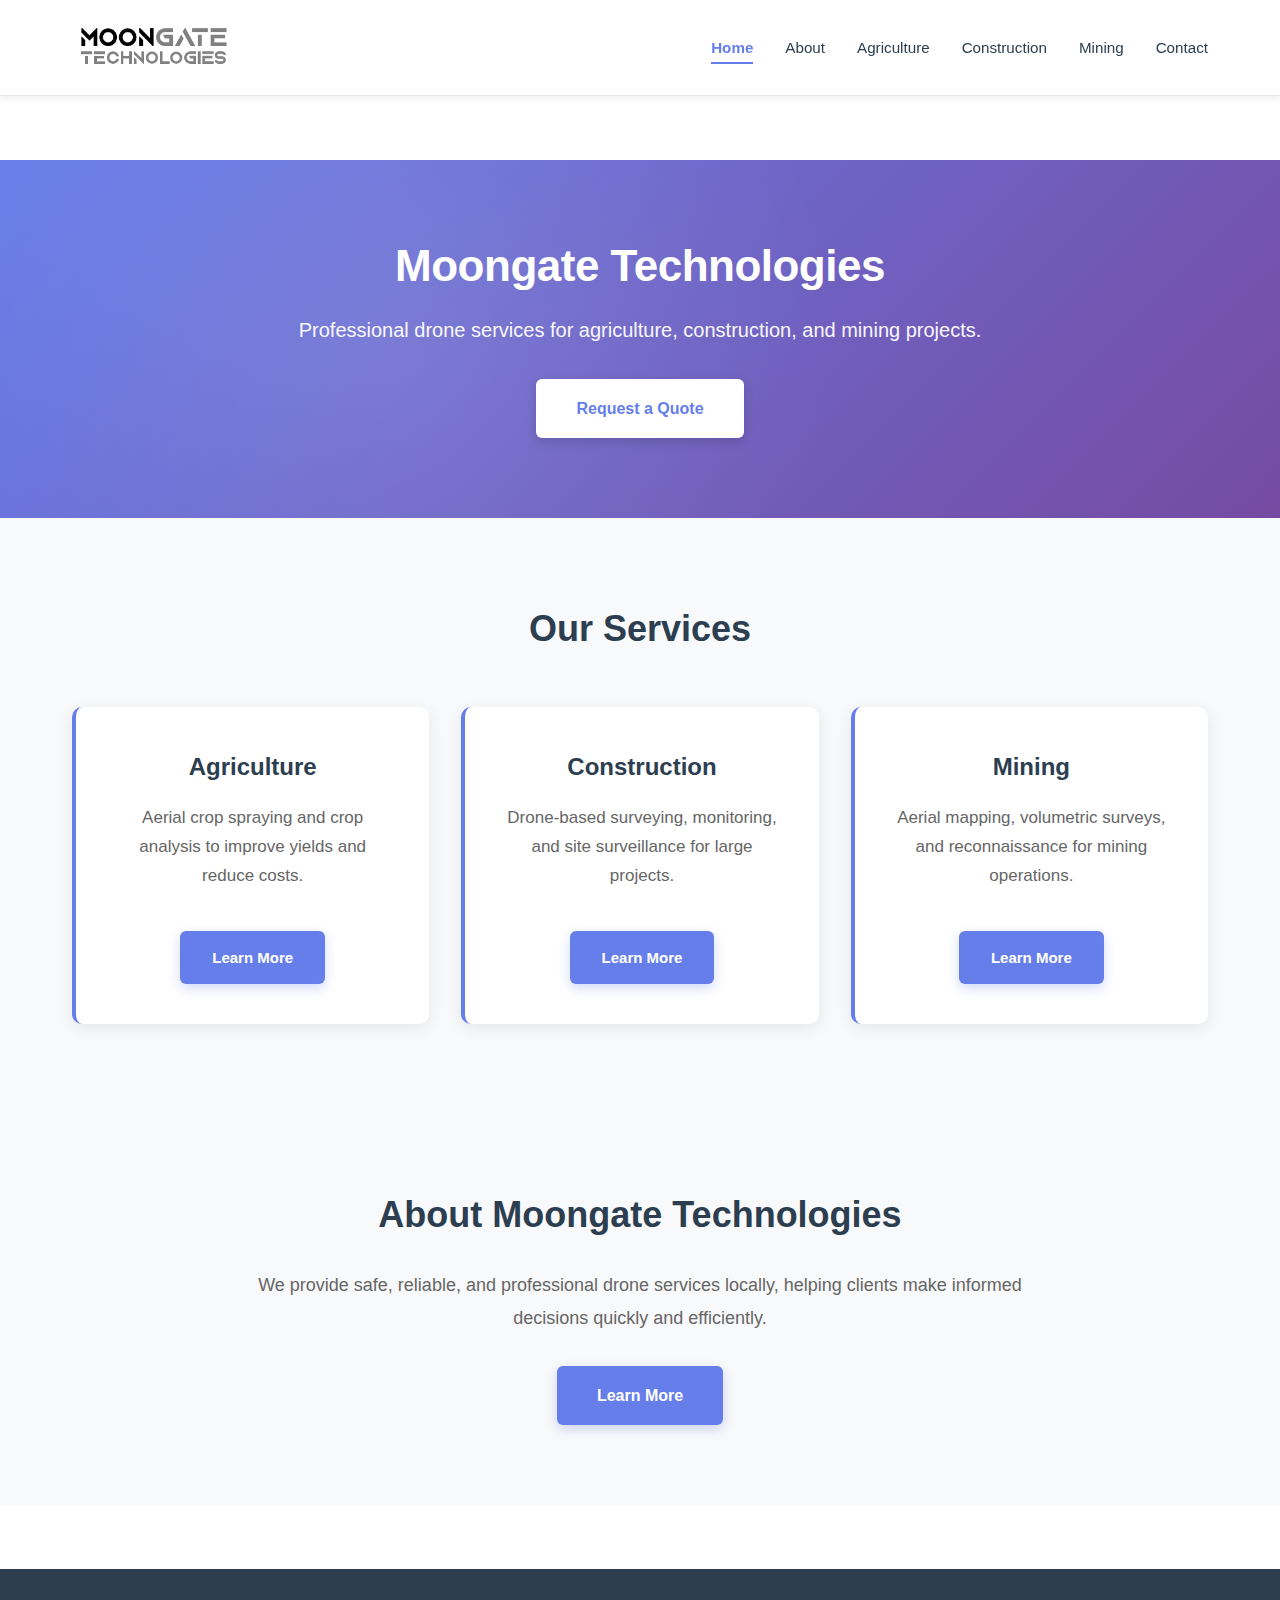
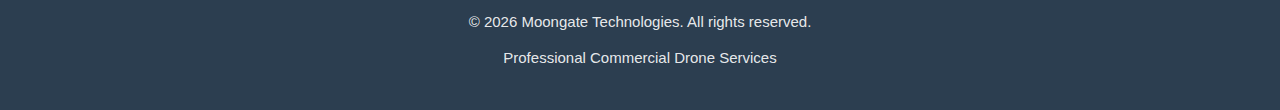
<file: index.html>
<!DOCTYPE html>
<html lang="en">
<head>
    <meta charset="UTF-8">

    <!-- SEO & Open Graph -->
    <meta name="description" content="Moongate Technologies - Commercial drone services for agriculture, construction, and mining projects in Zimbabwe. Drone spraying and crop spraying experts.">
    <meta name="keywords" content="Moongate Technologies, drone services, agriculture drones, drone spraying, crop spraying, mining surveys, aerial surveys, construction drones, Zimbabwe">
    <meta name="author" content="Moongate Technologies">
    <meta name="robots" content="index, follow">

    <meta property="og:title" content="Moongate Technologies - Commercial Drone Services">
    <meta property="og:description" content="Professional drone services specializing in drone spraying, crop spraying, aerial surveys, construction monitoring, and mining surveys in Zimbabwe.">
    <meta property="og:image" content="images/logo.png">
    <meta property="og:url" content="https://bbenias.github.io/moongate-website/index.html">
    <meta property="og:type" content="website">

    <meta name="viewport" content="width=device-width, initial-scale=1.0">
    <title>Moongate Technologies - Commercial Drone Services</title>
    <link rel="stylesheet" href="css/styles.css">
</head>
<body>

<header class="header">
    <div class="container">
        <div class="header-content">
            <img src="images/logo.png" alt="Moongate Technologies Logo" class="logo">
            <nav>
                <ul class="nav-links">
                    <li><a href="index.html" class="active">Home</a></li>
                    <li><a href="about.html">About</a></li>
                    <li><a href="agriculture.html">Agriculture</a></li>
                    <li><a href="construction.html">Construction</a></li>
                    <li><a href="mining.html">Mining</a></li>
                    <li><a href="contact.html">Contact</a></li>
                </ul>
            </nav>
        </div>
    </div>
</header>

<main>
    <section class="hero">
        <div class="container">
            <h1>Moongate Technologies</h1>
            <p>Professional drone services for agriculture, construction, and mining projects.</p>
            <a href="contact.html" class="cta">Request a Quote</a>
        </div>
    </section>

    <section class="services">
        <div class="container">
            <h2>Our Services</h2>
        </div>
        <div class="container">
            <div class="service-card">
                <h3>Agriculture</h3>
                <p>Aerial crop spraying and crop analysis to improve yields and reduce costs.</p>
                <a href="agriculture.html" class="cta">Learn More</a>
            </div>
            <div class="service-card">
                <h3>Construction</h3>
                <p>Drone-based surveying, monitoring, and site surveillance for large projects.</p>
                <a href="construction.html" class="cta">Learn More</a>
            </div>
            <div class="service-card">
                <h3>Mining</h3>
                <p>Aerial mapping, volumetric surveys, and reconnaissance for mining operations.</p>
                <a href="mining.html" class="cta">Learn More</a>
            </div>
        </div>
    </section>

    <section class="about-preview">
        <div class="container">
            <h2>About Moongate Technologies</h2>
            <p>We provide safe, reliable, and professional drone services locally, helping clients make informed decisions quickly and efficiently.</p>
            <a href="about.html" class="cta">Learn More</a>
        </div>
    </section>
</main>

<footer class="footer">
    <div class="container">
        <p>&copy; 2026 Moongate Technologies. All rights reserved.</p>
        <p>Professional Commercial Drone Services</p>
    </div>
</footer>

</body>
</html>
</file>
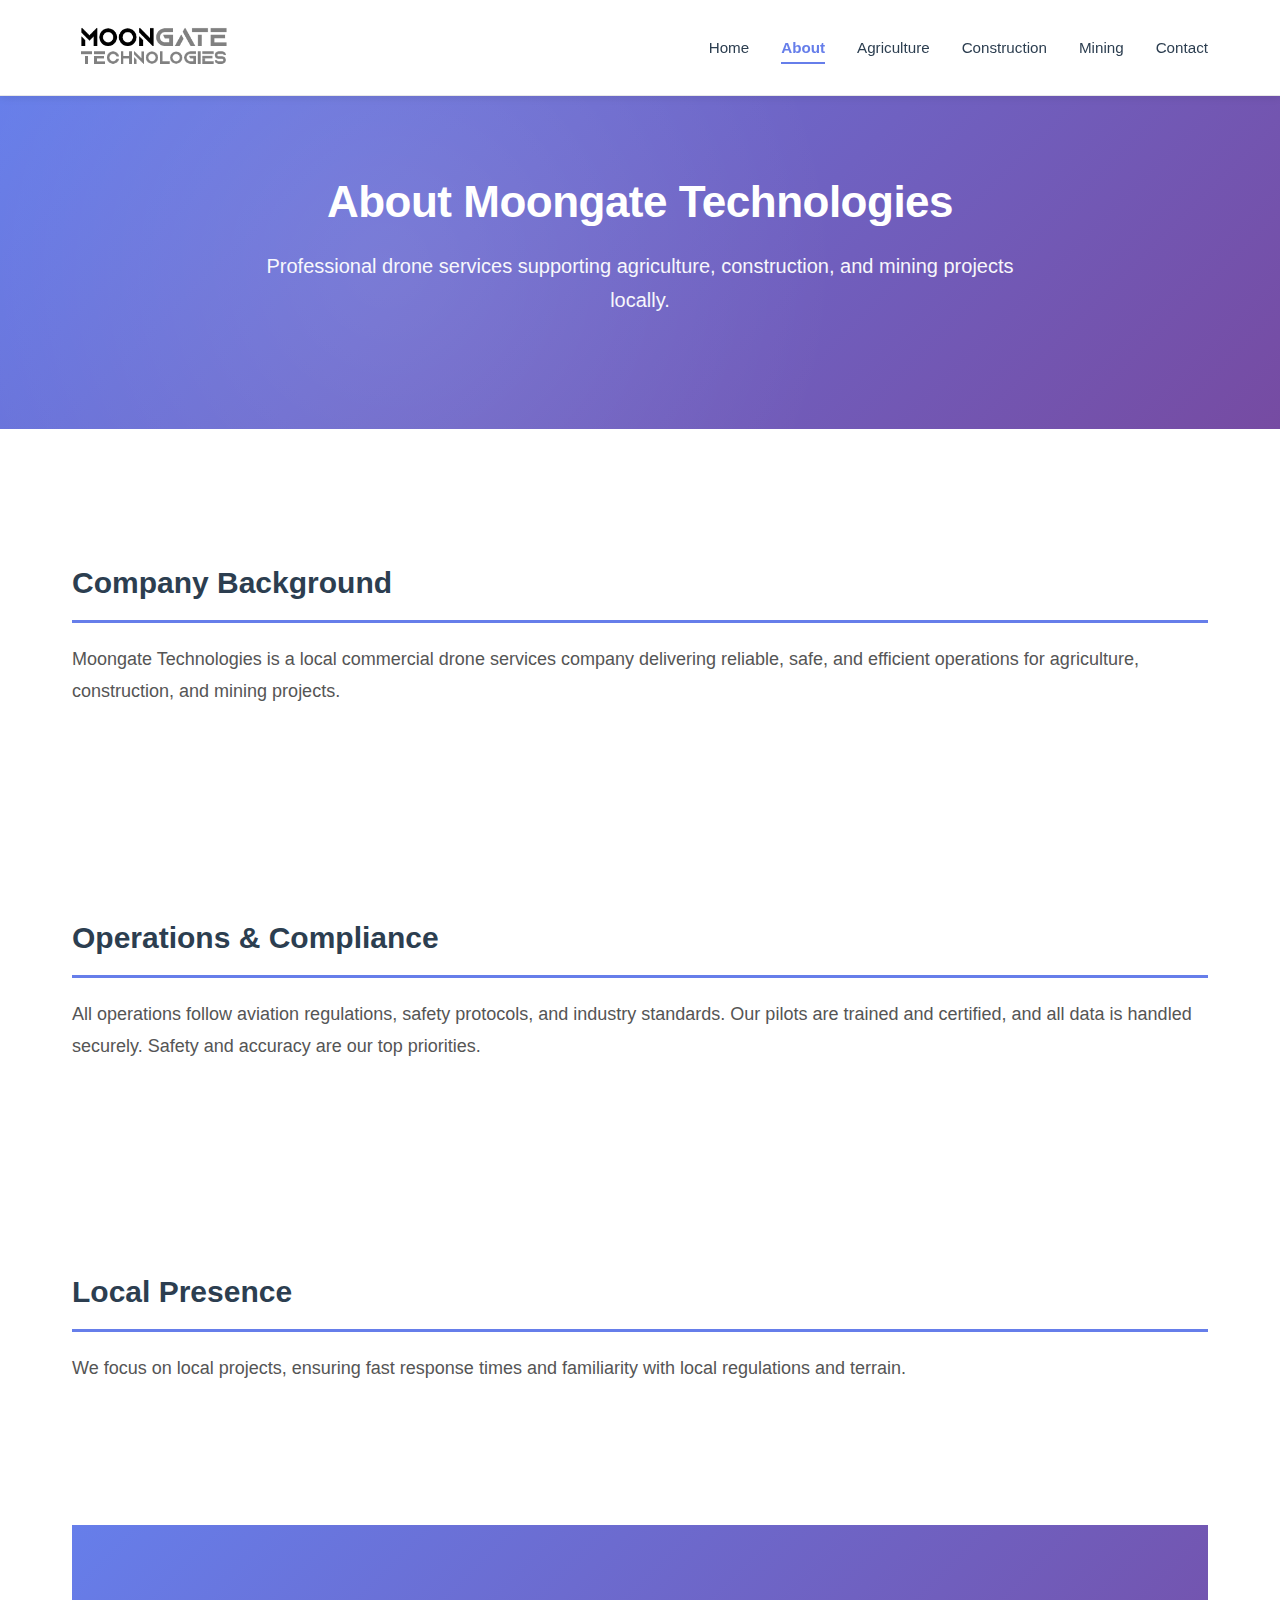
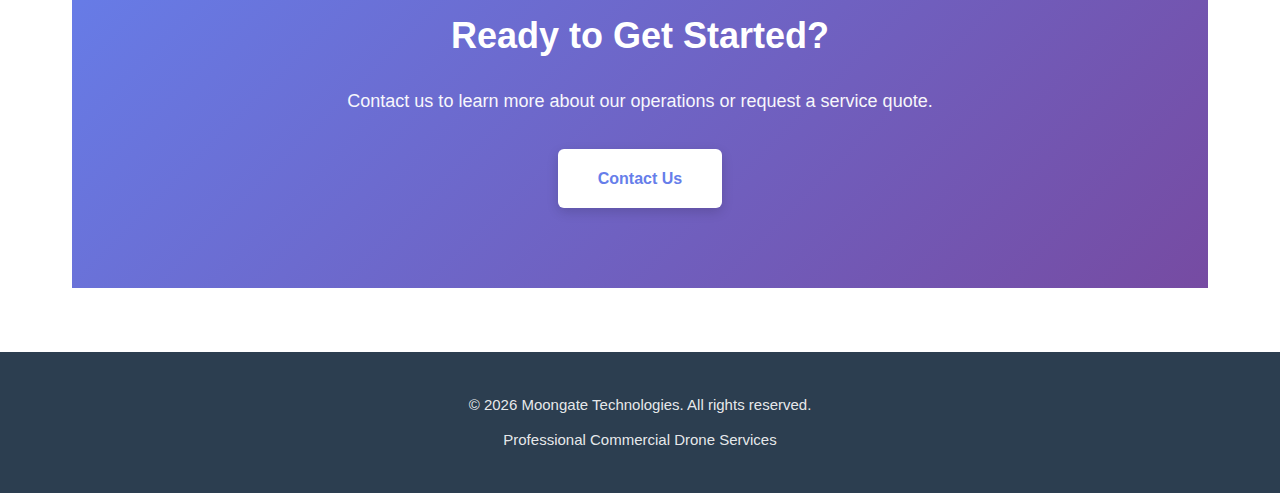
<file: about.html>
<!DOCTYPE html>
<html lang="en">
<head>
    <meta charset="UTF-8">

    <!-- SEO & Open Graph -->
    <meta name="description" content="About Moongate Technologies – commercial drone services for agriculture, construction, and mining. Experts in drone spraying, crop spraying, and aerial surveys in Zimbabwe.">
    <meta name="keywords" content="Moongate Technologies, drone services, drone spraying, crop spraying, aerial surveys, construction drones, mining drones, Zimbabwe">
    <meta name="author" content="Moongate Technologies">
    <meta name="robots" content="index, follow">

    <meta property="og:title" content="Moongate Technologies - About Us">
    <meta property="og:description" content="Learn about Moongate Technologies – your trusted provider of drone spraying, crop spraying, and aerial survey services in Zimbabwe.">
    <meta property="og:image" content="images/logo.png">
    <meta property="og:url" content="https://bbenias.github.io/moongate-website/about.html">
    <meta property="og:type" content="website">

    <meta name="viewport" content="width=device-width, initial-scale=1.0">
    <title>Moongate Technologies - About Us</title>
    <link rel="stylesheet" href="css/styles.css">
</head>
<body>
<header class="header">
    <div class="container">
        <div class="header-content">
            <img src="images/logo.png" alt="Moongate Technologies Logo" class="logo">
            <nav>
                <ul class="nav-links">
                    <li><a href="index.html">Home</a></li>
                    <li><a href="about.html" class="active">About</a></li>
                    <li><a href="agriculture.html">Agriculture</a></li>
                    <li><a href="construction.html">Construction</a></li>
                    <li><a href="mining.html">Mining</a></li>
                    <li><a href="contact.html">Contact</a></li>
                </ul>
            </nav>
        </div>
    </div>
</header>

<section class="hero-section">
    <div class="container">
        <h1>About Moongate Technologies</h1>
        <p>Professional drone services supporting agriculture, construction, and mining projects locally.</p>
    </div>
</section>

<main>
    <div class="container">
        <section class="content-section">
            <h2>Company Background</h2>
            <p>Moongate Technologies is a local commercial drone services company delivering reliable, safe, and efficient operations for agriculture, construction, and mining projects.</p>
        </section>

        <section class="content-section">
            <h2>Operations & Compliance</h2>
            <p>All operations follow aviation regulations, safety protocols, and industry standards. Our pilots are trained and certified, and all data is handled securely. Safety and accuracy are our top priorities.</p>
        </section>

        <section class="content-section">
            <h2>Local Presence</h2>
            <p>We focus on local projects, ensuring fast response times and familiarity with local regulations and terrain.</p>
        </section>

        <section class="cta-section">
            <h2>Ready to Get Started?</h2>
            <p>Contact us to learn more about our operations or request a service quote.</p>
            <a href="contact.html" class="cta-button">Contact Us</a>
        </section>
    </div>
</main>

<footer class="footer">
    <div class="container">
        <p>&copy; 2026 Moongate Technologies. All rights reserved.</p>
        <p>Professional Commercial Drone Services</p>
    </div>
</footer>
</body>
</html>
</file>
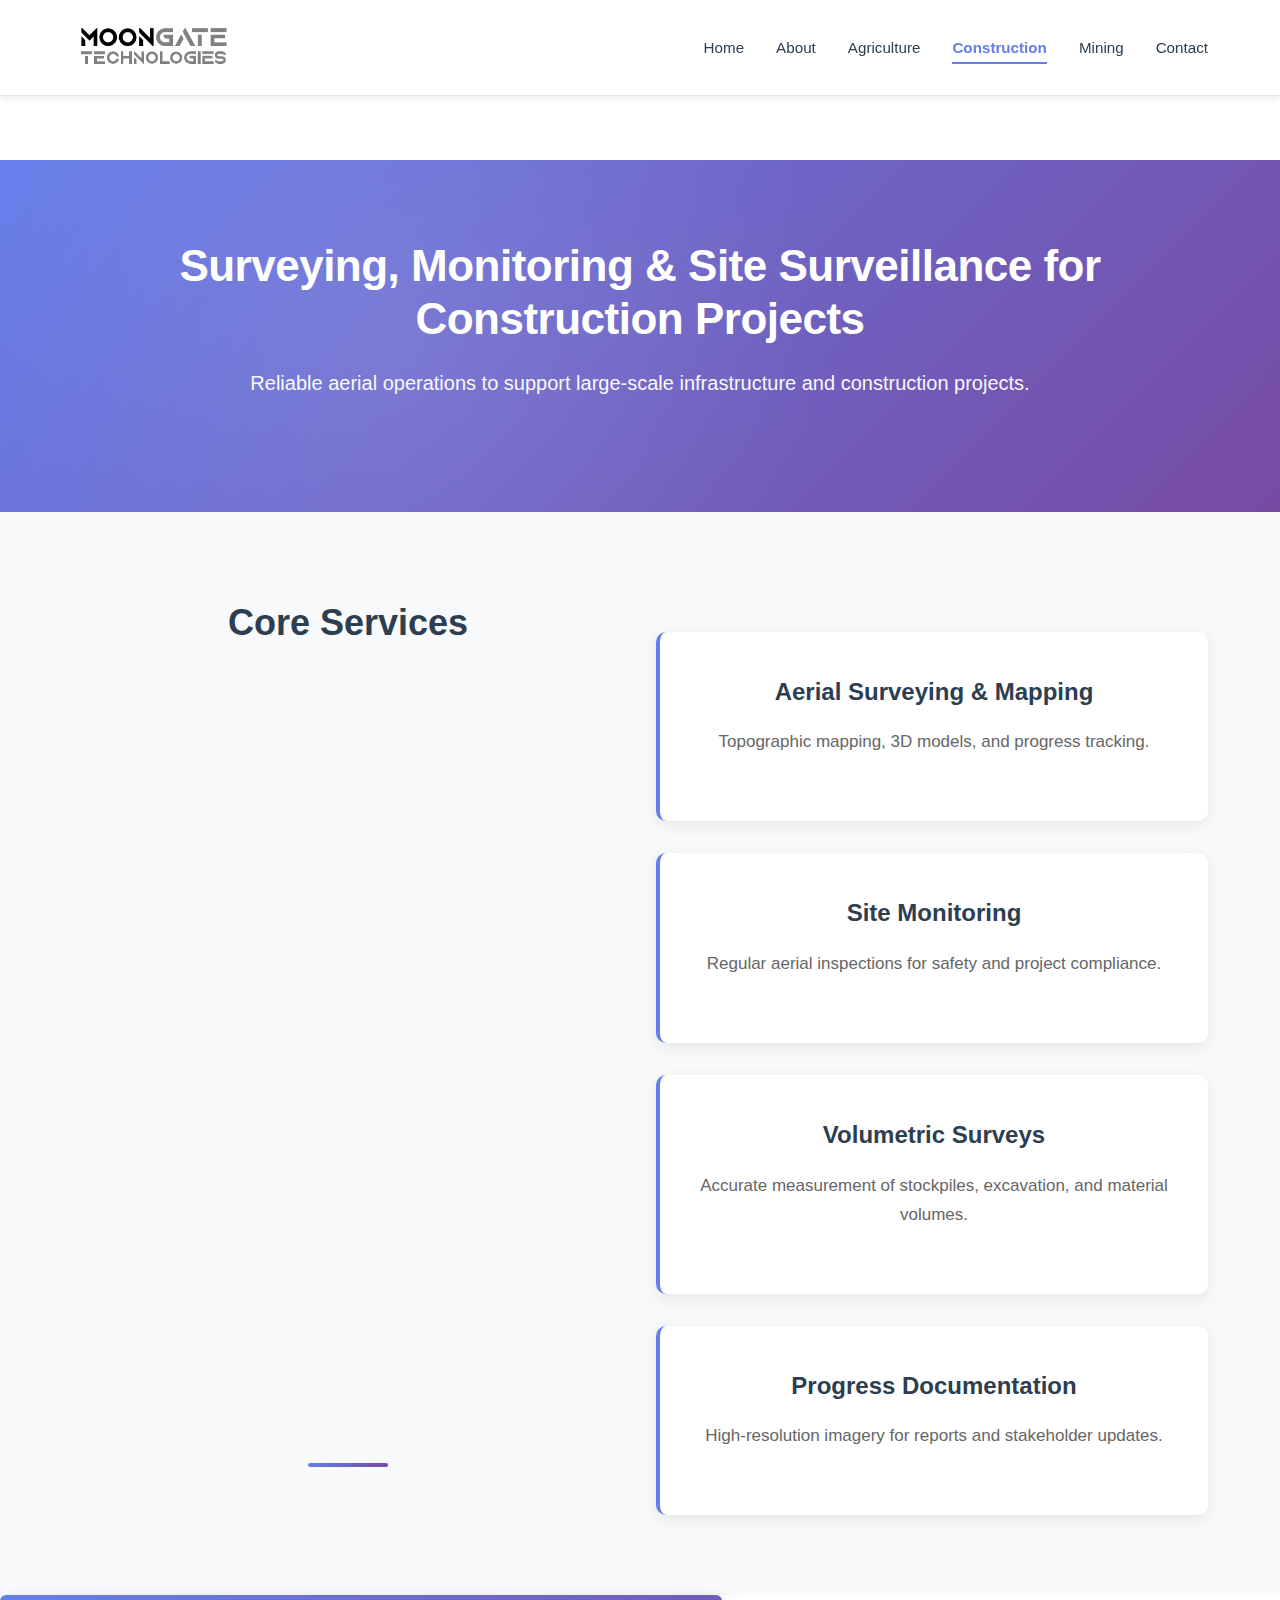
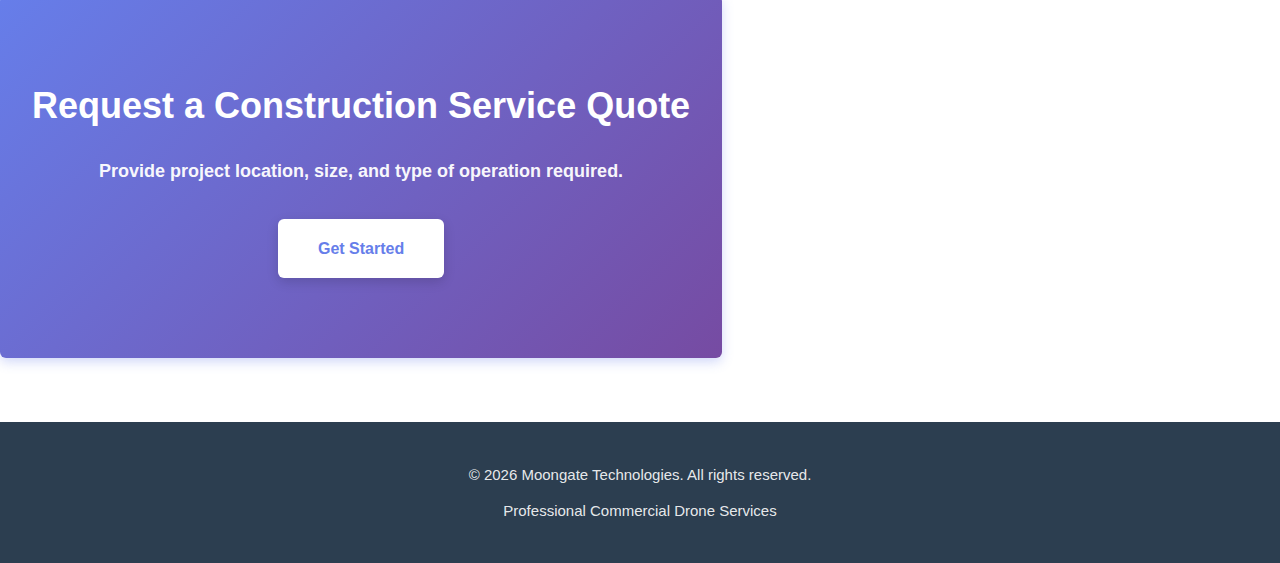
<file: construction.html>
<!DOCTYPE html>
<html lang="en">
<head>
    <meta charset="UTF-8">

    <!-- SEO & Open Graph -->
    <meta name="description" content="Moongate Technologies - Drone surveying, monitoring, and site surveillance for construction projects in Zimbabwe.">
    <meta name="keywords" content="construction drones, drone surveying, aerial monitoring, Moongate Technologies, Zimbabwe">
    <meta name="author" content="Moongate Technologies">
    <meta name="robots" content="index, follow">

    <meta property="og:title" content="Moongate Technologies - Construction Drone Services">
    <meta property="og:description" content="Reliable drone surveying, progress monitoring, and site surveillance to support large-scale construction projects.">
    <meta property="og:image" content="images/logo.png">
    <meta property="og:url" content="https://bbenias.github.io/moongate-website/construction.html">
    <meta property="og:type" content="website">

    <meta name="viewport" content="width=device-width, initial-scale=1.0">
    <title>Moongate Technologies - Construction Drone Services</title>
    <link rel="stylesheet" href="css/styles.css">
</head>
<body>
<header class="header">
    <div class="container">
        <div class="header-content">
            <img src="images/logo.png" alt="Moongate Technologies Logo" class="logo">
            <nav>
                <ul class="nav-links">
                    <li><a href="index.html">Home</a></li>
                    <li><a href="about.html">About</a></li>
                    <li><a href="agriculture.html">Agriculture</a></li>
                    <li><a href="construction.html" class="active">Construction</a></li>
                    <li><a href="mining.html">Mining</a></li>
                    <li><a href="contact.html">Contact</a></li>
                </ul>
            </nav>
        </div>
    </div>
</header>

<main>
    <section class="hero">
        <div class="container">
            <h1 class="hero-title">Surveying, Monitoring & Site Surveillance for Construction Projects</h1>
            <p class="hero-subtitle">Reliable aerial operations to support large-scale infrastructure and construction projects.</p>
        </div>
    </section>

    <section class="services">
        <div class="container">
            <h2 class="section-title">Core Services</h2>
            <div class="services-list">
                <article class="service-item">
                    <h3>Aerial Surveying & Mapping</h3>
                    <p>Topographic mapping, 3D models, and progress tracking.</p>
                </article>
                <article class="service-item">
                    <h3>Site Monitoring</h3>
                    <p>Regular aerial inspections for safety and project compliance.</p>
                </article>
                <article class="service-item">
                    <h3>Volumetric Surveys</h3>
                    <p>Accurate measurement of stockpiles, excavation, and material volumes.</p>
                </article>
                <article class="service-item">
                    <h3>Progress Documentation</h3>
                    <p>High-resolution imagery for reports and stakeholder updates.</p>
                </article>
            </div>
        </div>
    </section>

    <section class="cta">
        <div class="container">
            <h2>Request a Construction Service Quote</h2>
            <p>Provide project location, size, and type of operation required.</p>
            <a href="contact.html" class="cta-button">Get Started</a>
        </div>
    </section>
</main>

<footer class="footer">
    <div class="container">
        <p>&copy; 2026 Moongate Technologies. All rights reserved.</p>
        <p>Professional Commercial Drone Services</p>
    </div>
</footer>
</body>
</html>
</file>
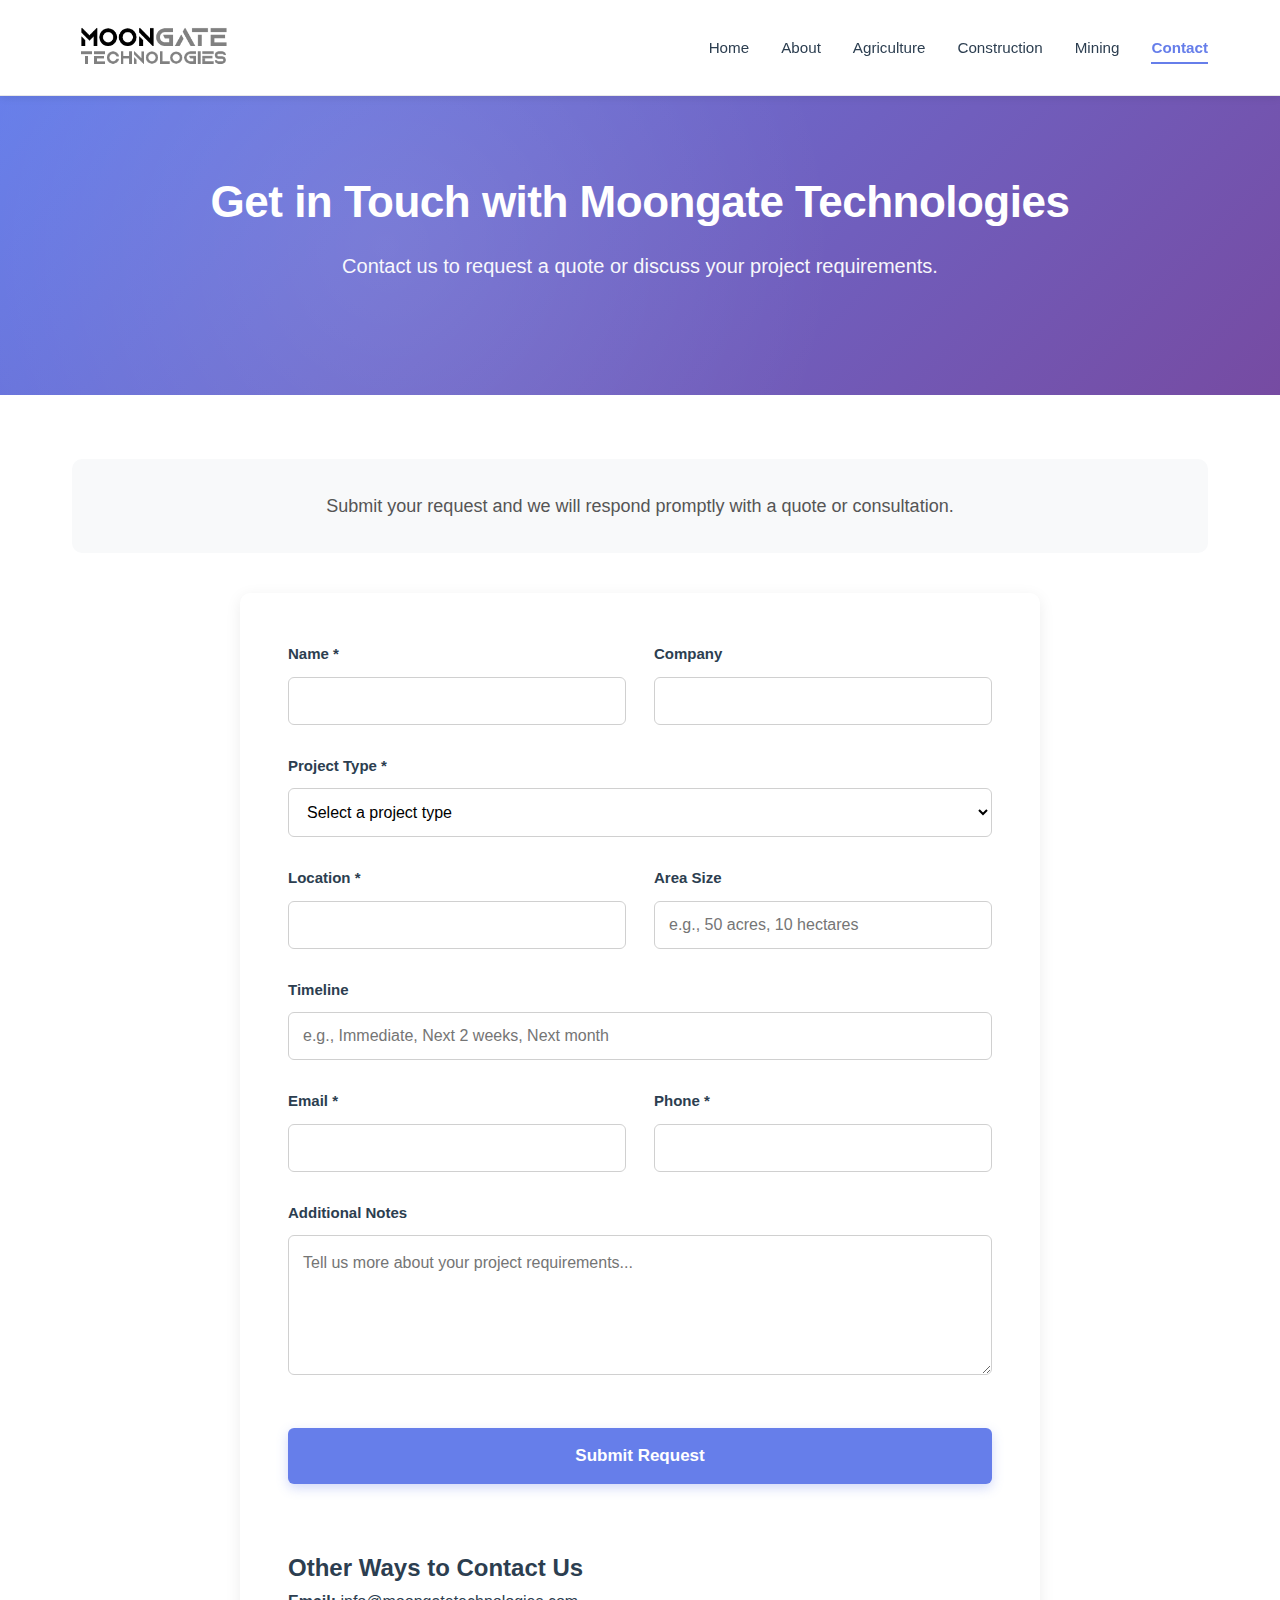
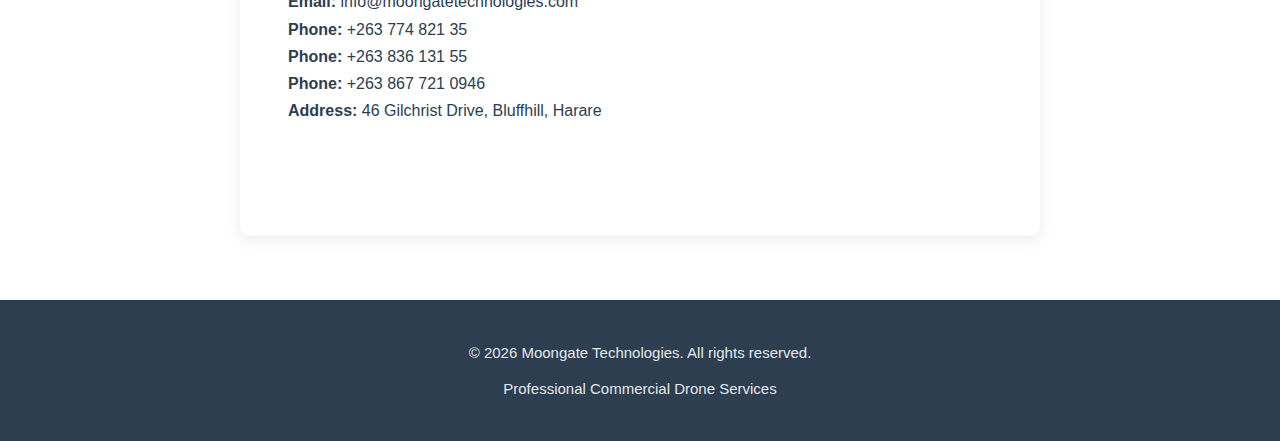
<file: contact.html>
<!DOCTYPE html>
<html lang="en">
<head>
    <meta charset="UTF-8">
    <meta name="viewport" content="width=device-width, initial-scale=1.0">
    <title>Moongate Technologies - Contact Us</title>
    <link rel="stylesheet" href="css/styles.css">
</head>
<body>
    <header class="header">
        <div class="container">
            <div class="header-content">
                <img src="images/logo.png" alt="Moongate Technologies Logo" class="logo">
                <nav>
                    <ul class="nav-links">
                        <li><a href="index.html">Home</a></li>
                        <li><a href="about.html">About</a></li>
                        <li><a href="agriculture.html">Agriculture</a></li>
                        <li><a href="construction.html">Construction</a></li>
                        <li><a href="mining.html">Mining</a></li>
                        <li><a href="contact.html" class="active">Contact</a></li>
                    </ul>
                </nav>
            </div>
        </div>
    </header>

    <section class="hero-section">
        <div class="container">
            <h1>Get in Touch with Moongate Technologies</h1>
            <p>Contact us to request a quote or discuss your project requirements.</p>
        </div>
    </section>

    <main>
        <div class="container">
            <div class="info-section">
                <p>Submit your request and we will respond promptly with a quote or consultation.</p>
            </div>

            <div class="contact-container">
                <form action="https://formspree.io/f/xjggkead" method="POST" class="contact-form">
                    <div class="form-row">
                        <div class="form-group">
                            <label for="name">Name *</label>
                            <input type="text" id="name" name="name" required>
                        </div>
                        <div class="form-group">
                            <label for="company">Company</label>
                            <input type="text" id="company" name="company">
                        </div>
                    </div>

                    <div class="form-group">
                        <label for="project-type">Project Type *</label>
                        <select id="project-type" name="project_type" required>
                            <option value="">Select a project type</option>
                            <option value="Agriculture">Agriculture</option>
                            <option value="Construction">Construction</option>
                            <option value="Mining">Mining</option>
                        </select>
                    </div>

                    <div class="form-row">
                        <div class="form-group">
                            <label for="location">Location *</label>
                            <input type="text" id="location" name="location" required>
                        </div>
                        <div class="form-group">
                            <label for="area-size">Area Size</label>
                            <input type="text" id="area-size" name="area_size" placeholder="e.g., 50 acres, 10 hectares">
                        </div>
                    </div>

                    <div class="form-group">
                        <label for="timeline">Timeline</label>
                        <input type="text" id="timeline" name="timeline" placeholder="e.g., Immediate, Next 2 weeks, Next month">
                    </div>

                    <div class="form-row">
                        <div class="form-group">
                            <label for="email">Email *</label>
                            <input type="email" id="email" name="email" required>
                        </div>
                        <div class="form-group">
                            <label for="phone">Phone *</label>
                            <input type="tel" id="phone" name="phone" required>
                        </div>
                    </div>

                    <div class="form-group">
                        <label for="notes">Additional Notes</label>
                        <textarea id="notes" name="notes" placeholder="Tell us more about your project requirements..."></textarea>
                    </div>

                    <button type="submit" class="submit-button">Submit Request</button>
                </form>

                <section class="contact-details">
                    <h2>Other Ways to Contact Us</h2>
                    <p><strong>Email:</strong> info@moongatetechnologies.com</p>
                    <p><strong>Phone:</strong> +263 774 821 35</p>
                    <p><strong>Phone:</strong> +263 836 131 55</p>
                    <p><strong>Phone:</strong> +263 867 721 0946</p>
                    <p><strong>Address:</strong> 46 Gilchrist Drive, Bluffhill, Harare</p>
                </section>
            </div>
        </div>
    </main>

    <footer class="footer">
        <div class="container">
            <p>&copy; 2026 Moongate Technologies. All rights reserved.</p>
            <p>Professional Commercial Drone Services</p>
        </div>
    </footer>
</body>
</html>
</file>
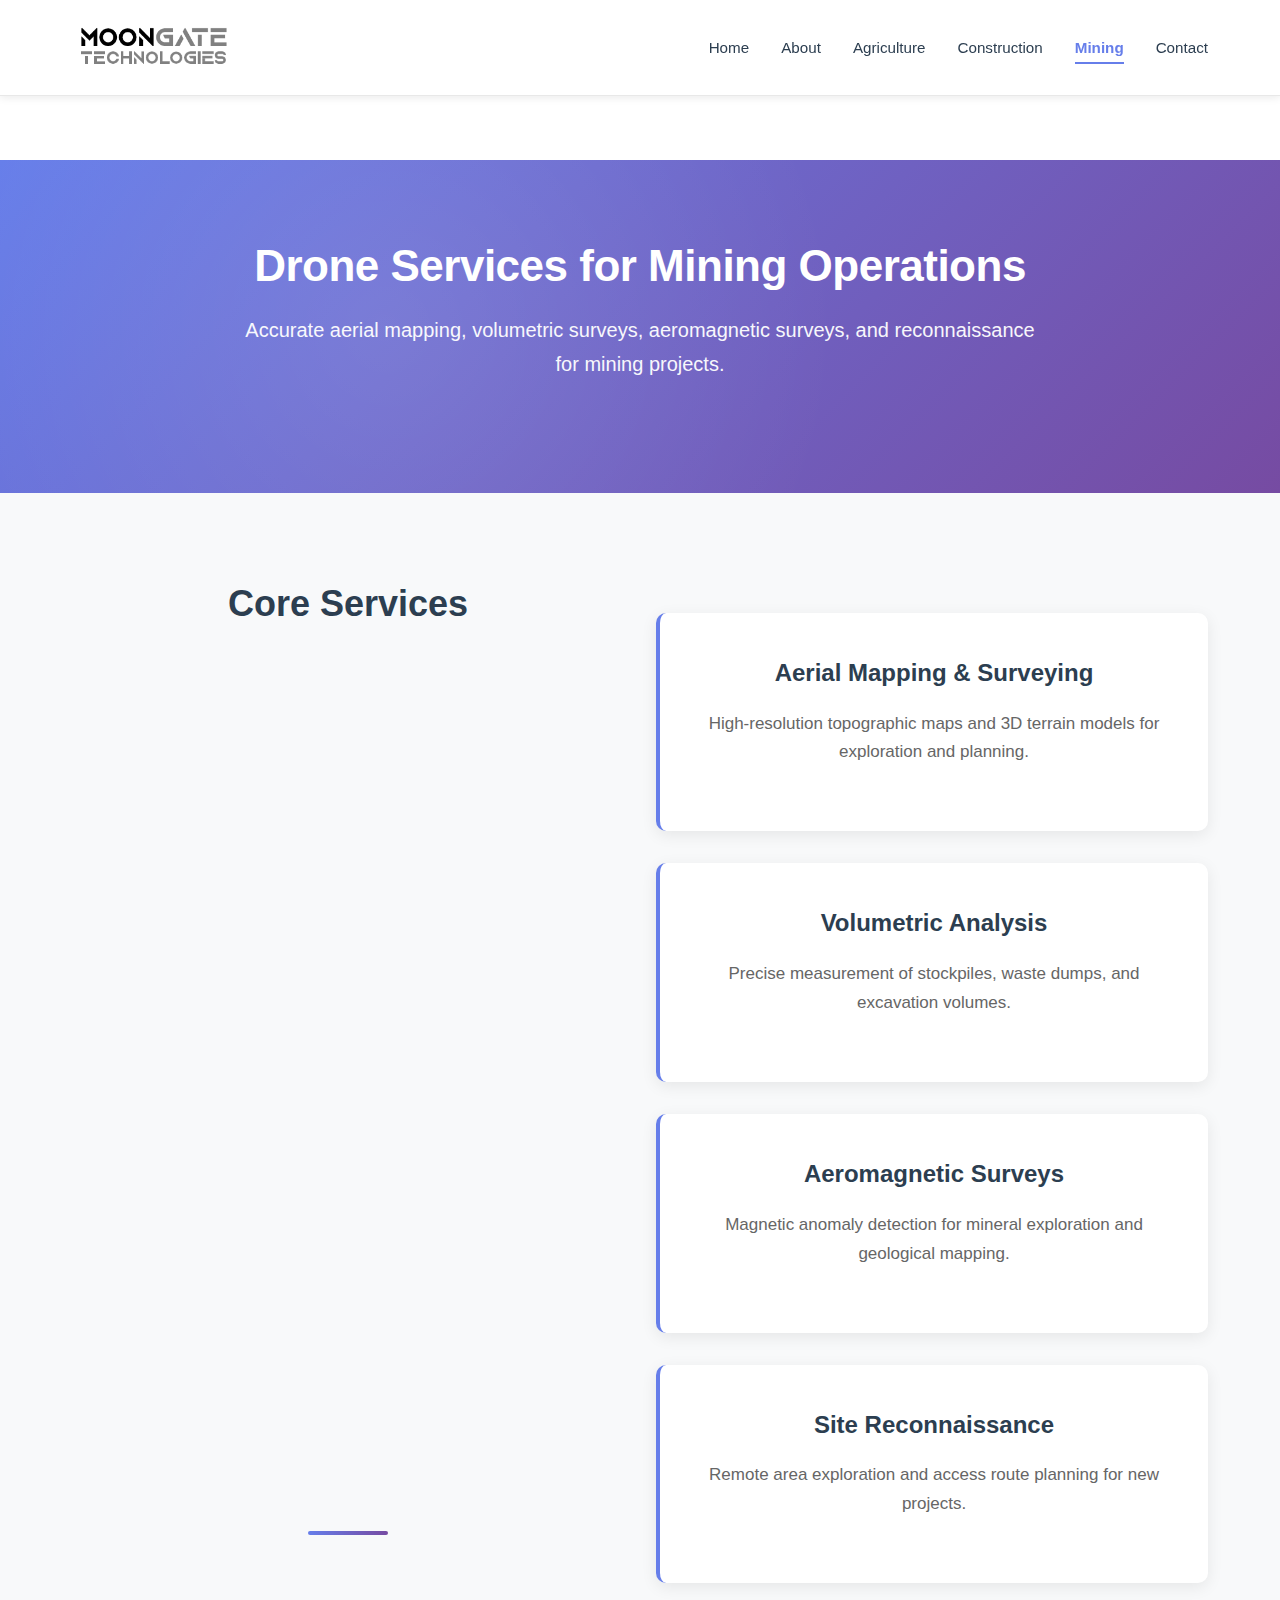
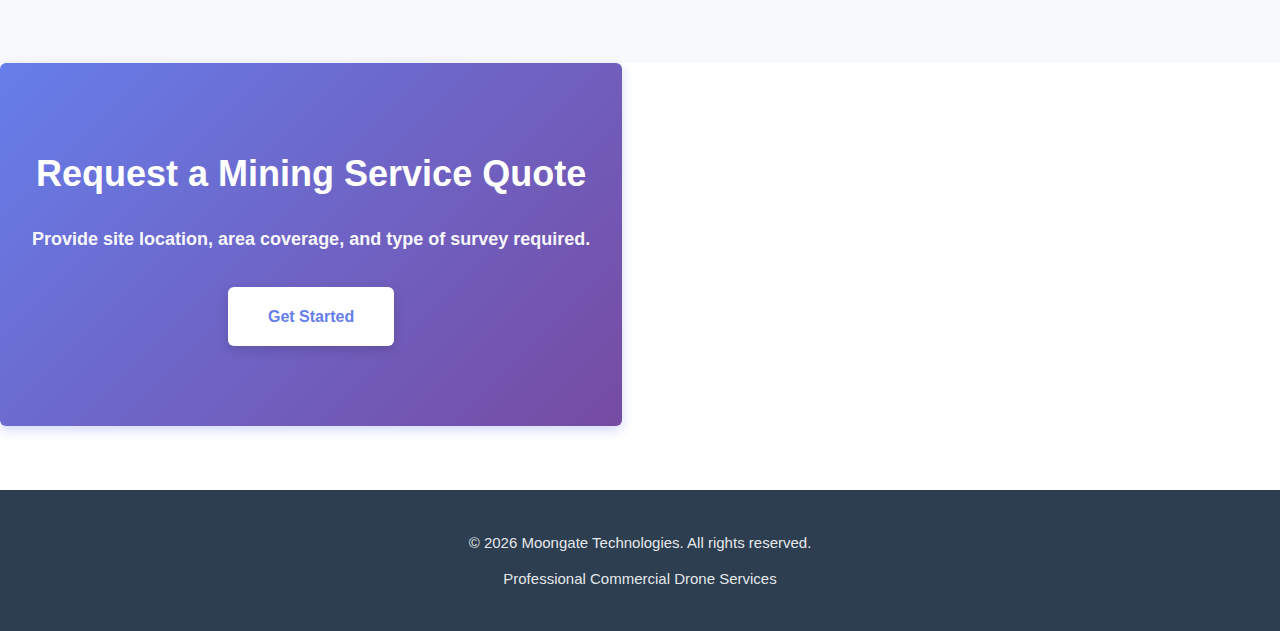
<file: mining.html>
<!DOCTYPE html>
<html lang="en">
<head>
    <meta charset="UTF-8">

    <!-- SEO & Open Graph -->
    <meta name="description" content="Moongate Technologies - Drone services for mining operations including mapping, volumetric analysis, aeromagnetic surveys, and reconnaissance.">
    <meta name="keywords" content="mining drones, drone surveying, volumetric surveys, aeromagnetic surveys, Moongate Technologies, Zimbabwe">
    <meta name="author" content="Moongate Technologies">
    <meta name="robots" content="index, follow">

    <meta property="og:title" content="Moongate Technologies - Mining Drone Services">
    <meta property="og:description" content="Accurate aerial mapping, volumetric surveys, and reconnaissance to improve safety and efficiency in mining operations.">
    <meta property="og:image" content="images/logo.png">
    <meta property="og:url" content="https://bbenias.github.io/moongate-website/mining.html">
    <meta property="og:type" content="website">

    <meta name="viewport" content="width=device-width, initial-scale=1.0">
    <title>Moongate Technologies - Mining Drone Services</title>
    <link rel="stylesheet" href="css/styles.css">
</head>
<body>
<header class="header">
    <div class="container">
        <div class="header-content">
            <img src="images/logo.png" alt="Moongate Technologies Logo" class="logo">
            <nav>
                <ul class="nav-links">
                    <li><a href="index.html">Home</a></li>
                    <li><a href="about.html">About</a></li>
                    <li><a href="agriculture.html">Agriculture</a></li>
                    <li><a href="construction.html">Construction</a></li>
                    <li><a href="mining.html" class="active">Mining</a></li>
                    <li><a href="contact.html">Contact</a></li>
                </ul>
            </nav>
        </div>
    </div>
</header>

<main>
    <section class="hero">
        <div class="container">
            <h1 class="hero-title">Drone Services for Mining Operations</h1>
            <p class="hero-subtitle">Accurate aerial mapping, volumetric surveys, aeromagnetic surveys, and reconnaissance for mining projects.</p>
        </div>
    </section>

    <section class="services">
        <div class="container">
            <h2 class="section-title">Core Services</h2>
            <div class="services-list">
                <article class="service-item">
                    <h3>Aerial Mapping & Surveying</h3>
                    <p>High-resolution topographic maps and 3D terrain models for exploration and planning.</p>
                </article>
                <article class="service-item">
                    <h3>Volumetric Analysis</h3>
                    <p>Precise measurement of stockpiles, waste dumps, and excavation volumes.</p>
                </article>
                <article class="service-item">
                    <h3>Aeromagnetic Surveys</h3>
                    <p>Magnetic anomaly detection for mineral exploration and geological mapping.</p>
                </article>
                <article class="service-item">
                    <h3>Site Reconnaissance</h3>
                    <p>Remote area exploration and access route planning for new projects.</p>
                </article>
            </div>
        </div>
    </section>

    <section class="cta">
        <div class="container">
            <h2>Request a Mining Service Quote</h2>
            <p>Provide site location, area coverage, and type of survey required.</p>
            <a href="contact.html" class="cta-button">Get Started</a>
        </div>
    </section>
</main>

<footer class="footer">
    <div class="container">
        <p>&copy; 2026 Moongate Technologies. All rights reserved.</p>
        <p>Professional Commercial Drone Services</p>
    </div>
</footer>
</body>
</html>
</file>
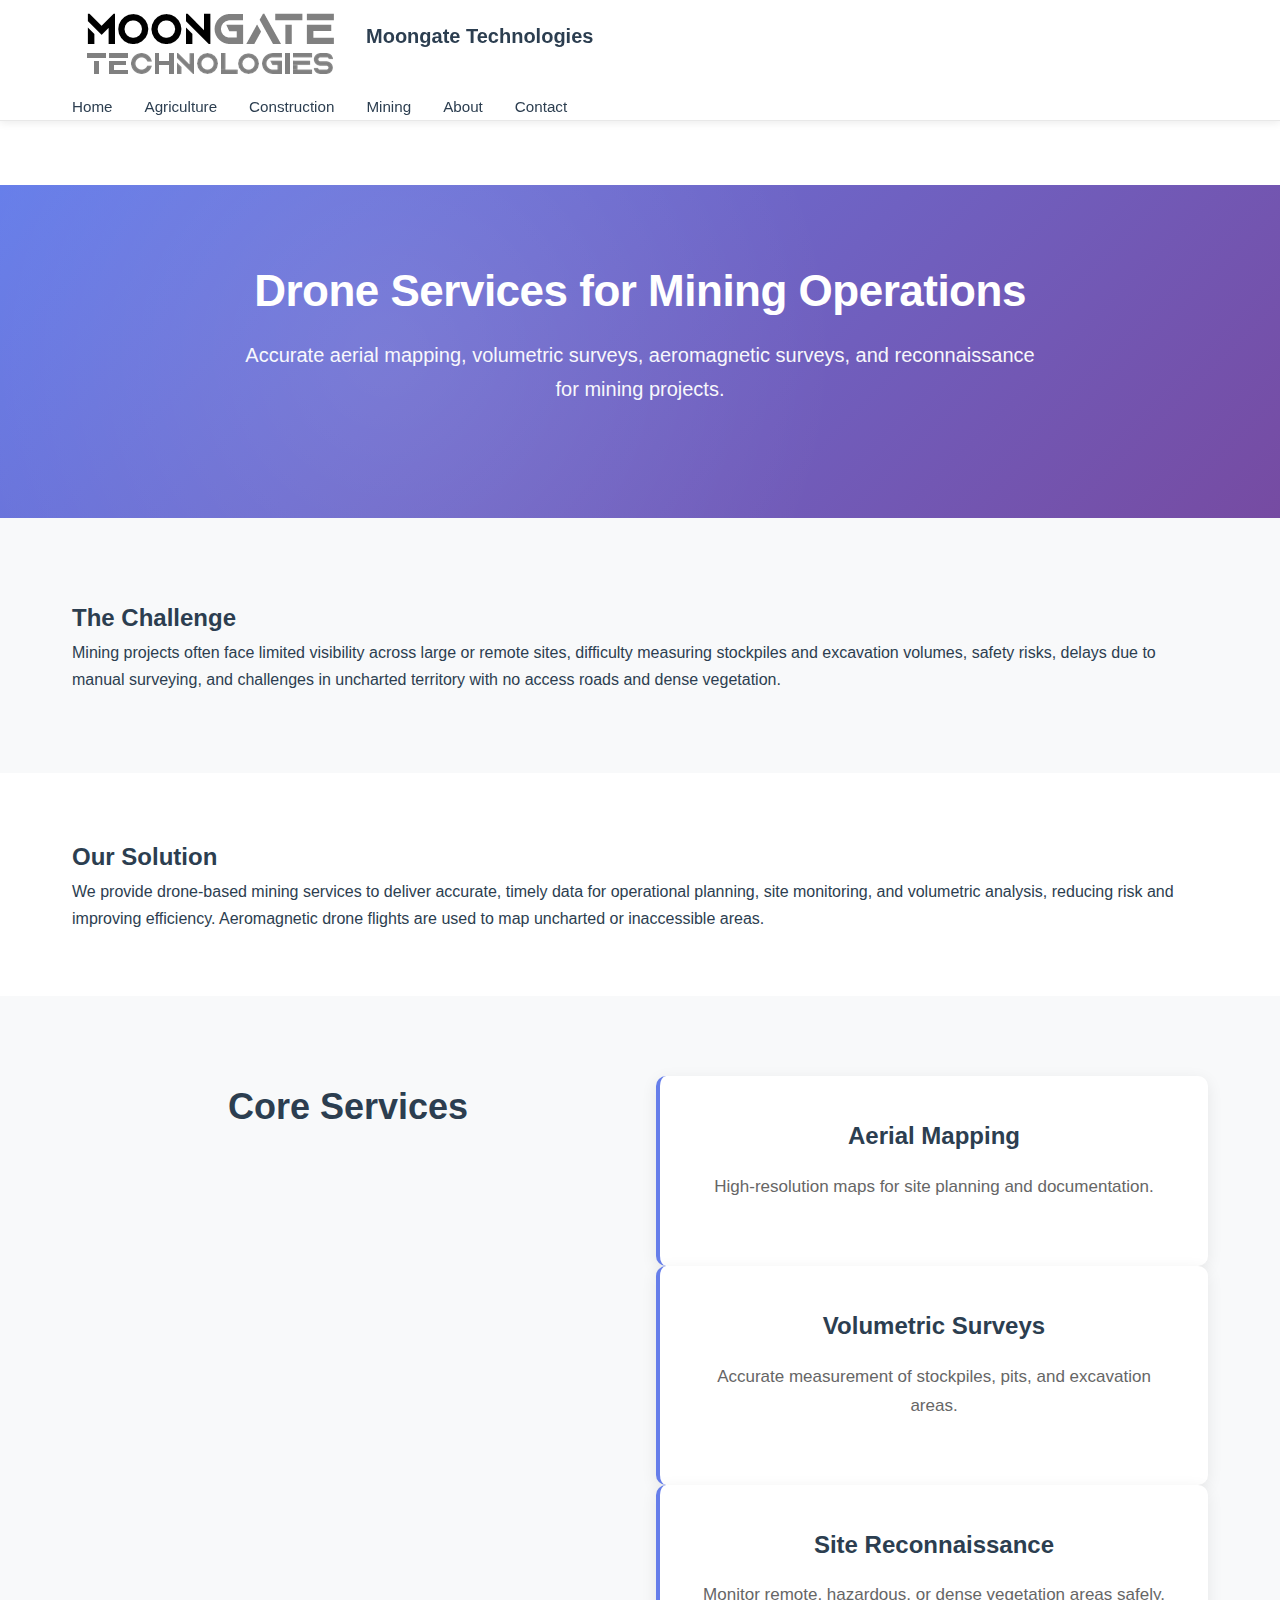
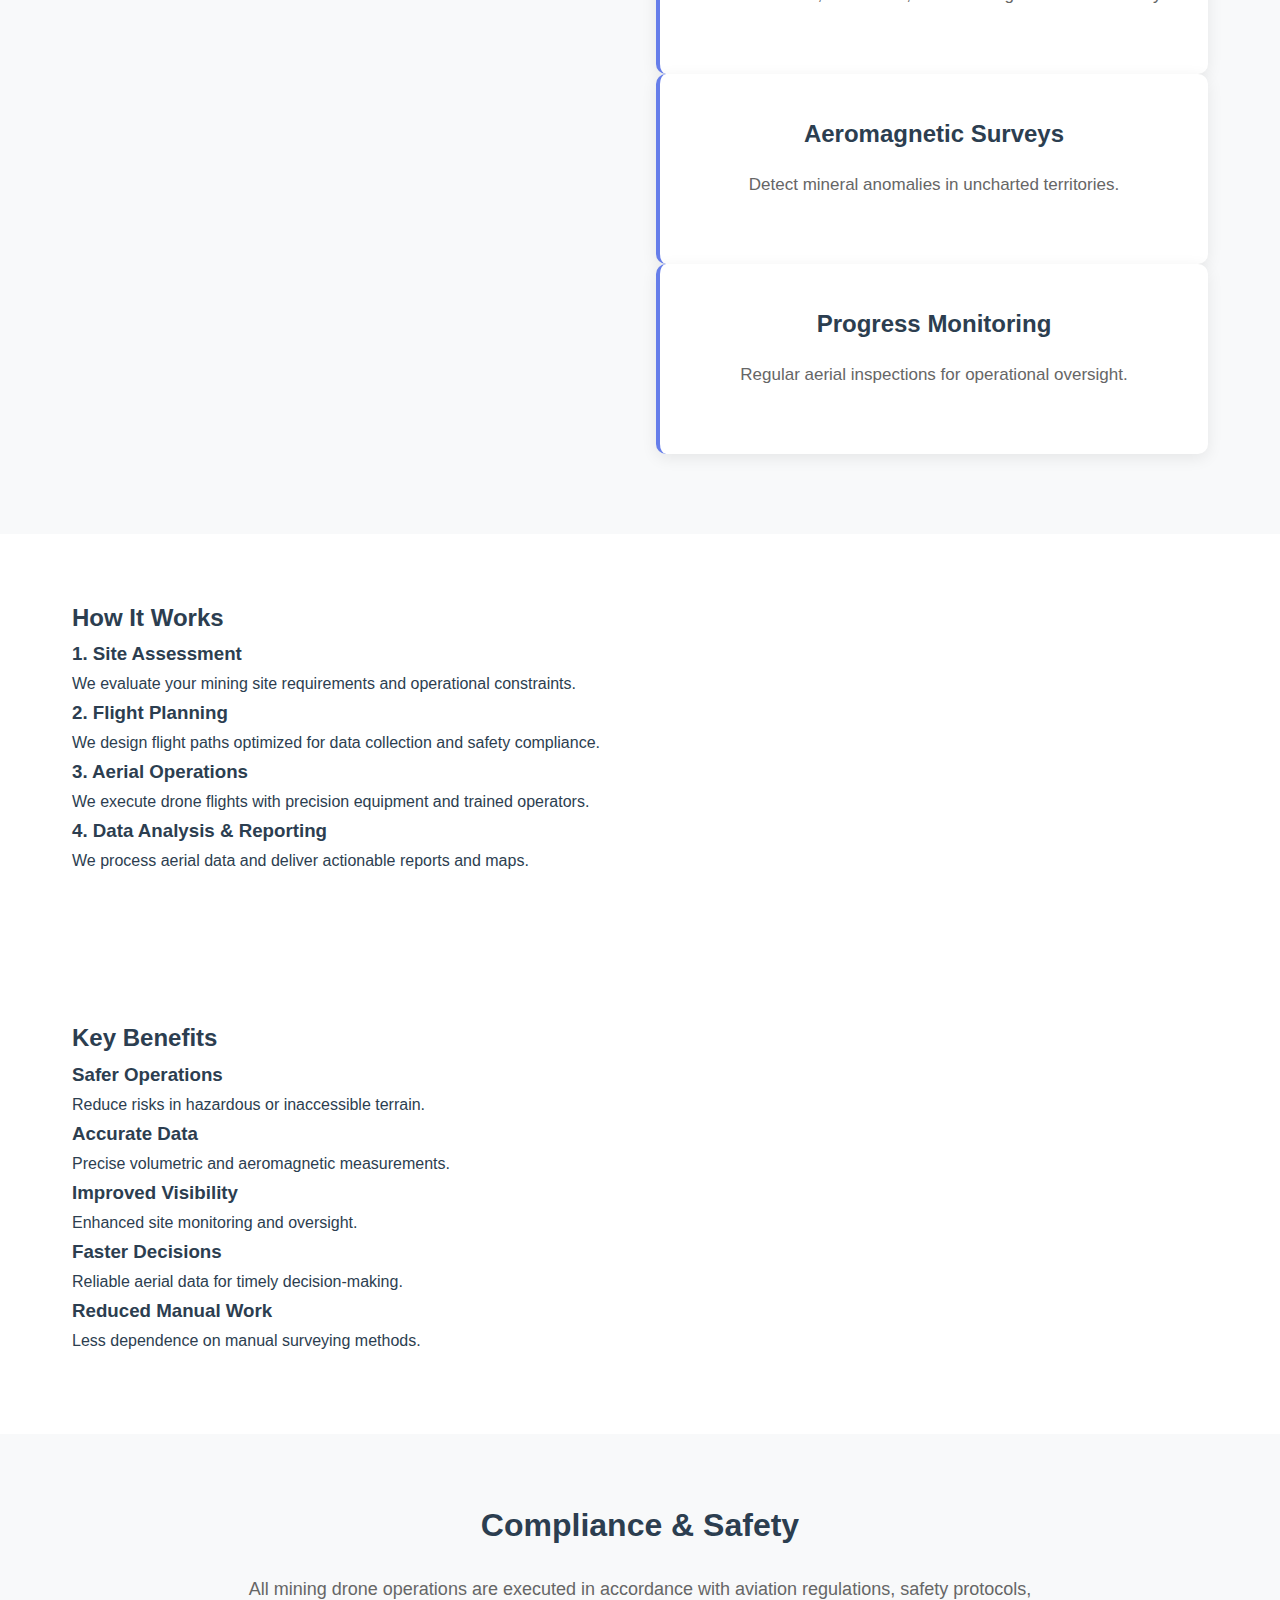
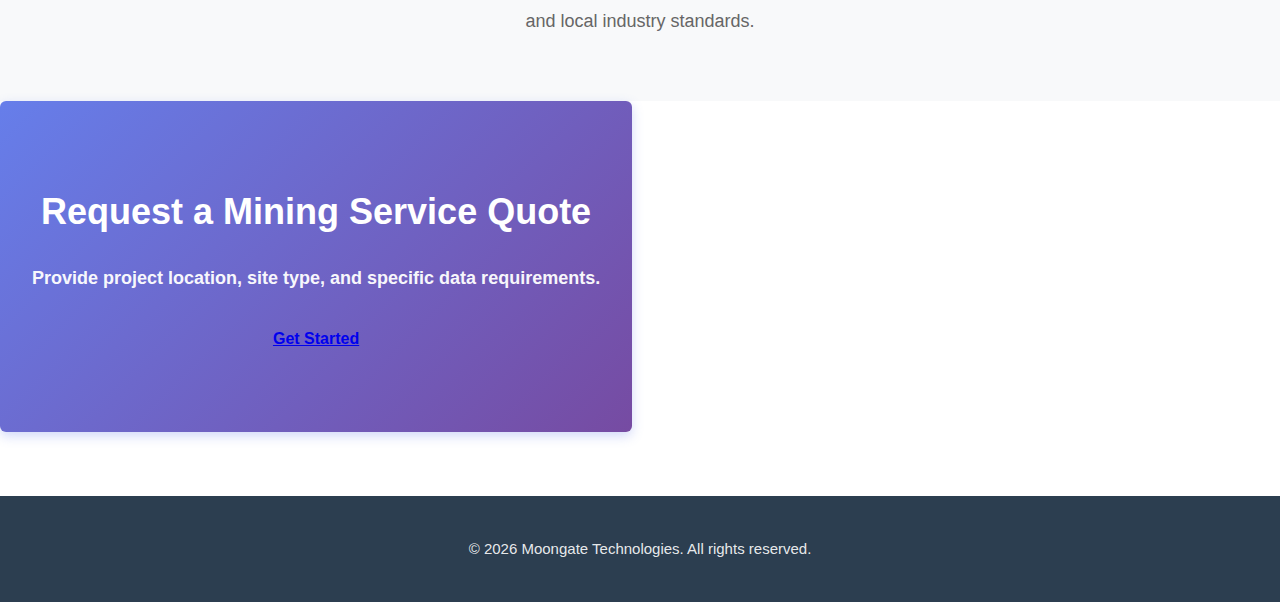
<file: moongate-mining-page.html>
<!DOCTYPE html>
<html lang="en">
<head>
    <meta charset="UTF-8">
    <meta name="viewport" content="width=device-width, initial-scale=1.0">
    <title>Moongate Technologies - Mining Drone Services</title>
    <link rel="stylesheet" href="styles.css">
</head>
<body>
    <header>
        <div class="container header-container">
            <div class="logo-container">
                <img src="images/logo.png" alt="Moongate Technologies Logo">
                <a href="index.html" class="logo">Moongate Technologies</a>
            </div>
            <nav>
                <ul class="nav-links">
                    <li><a href="index.html">Home</a></li>
                    <li><a href="agriculture.html">Agriculture</a></li>
                    <li><a href="construction.html">Construction</a></li>
                    <li><a href="mining.html">Mining</a></li>
                    <li><a href="about.html">About</a></li>
                    <li><a href="contact.html">Contact</a></li>
                </ul>
            </nav>
        </div>
    </header>

    <main>
        <section class="hero">
            <div class="container">
                <h1>Drone Services for Mining Operations</h1>
                <p>Accurate aerial mapping, volumetric surveys, aeromagnetic surveys, and reconnaissance for mining projects.</p>
            </div>
        </section>

        <section class="problem">
            <div class="container">
                <h2>The Challenge</h2>
                <p>Mining projects often face limited visibility across large or remote sites, difficulty measuring stockpiles and excavation volumes, safety risks, delays due to manual surveying, and challenges in uncharted territory with no access roads and dense vegetation.</p>
            </div>
        </section>

        <section class="solution">
            <div class="container">
                <h2>Our Solution</h2>
                <p>We provide drone-based mining services to deliver accurate, timely data for operational planning, site monitoring, and volumetric analysis, reducing risk and improving efficiency. Aeromagnetic drone flights are used to map uncharted or inaccessible areas.</p>
            </div>
        </section>

        <section class="services">
            <div class="container">
                <h2>Core Services</h2>
                <div class="service-grid">
                    <div class="service-card">
                        <h3>Aerial Mapping</h3>
                        <p>High-resolution maps for site planning and documentation.</p>
                    </div>
                    <div class="service-card">
                        <h3>Volumetric Surveys</h3>
                        <p>Accurate measurement of stockpiles, pits, and excavation areas.</p>
                    </div>
                    <div class="service-card">
                        <h3>Site Reconnaissance</h3>
                        <p>Monitor remote, hazardous, or dense vegetation areas safely.</p>
                    </div>
                    <div class="service-card">
                        <h3>Aeromagnetic Surveys</h3>
                        <p>Detect mineral anomalies in uncharted territories.</p>
                    </div>
                    <div class="service-card">
                        <h3>Progress Monitoring</h3>
                        <p>Regular aerial inspections for operational oversight.</p>
                    </div>
                </div>
            </div>
        </section>

        <section class="process">
            <div class="container">
                <h2>How It Works</h2>
                <div class="process-steps">
                    <div class="process-step">
                        <h3>1. Site Assessment</h3>
                        <p>We evaluate your mining site requirements and operational constraints.</p>
                    </div>
                    <div class="process-step">
                        <h3>2. Flight Planning</h3>
                        <p>We design flight paths optimized for data collection and safety compliance.</p>
                    </div>
                    <div class="process-step">
                        <h3>3. Aerial Operations</h3>
                        <p>We execute drone flights with precision equipment and trained operators.</p>
                    </div>
                    <div class="process-step">
                        <h3>4. Data Analysis & Reporting</h3>
                        <p>We process aerial data and deliver actionable reports and maps.</p>
                    </div>
                </div>
            </div>
        </section>

        <section class="benefits">
            <div class="container">
                <h2>Key Benefits</h2>
                <div class="benefits-grid">
                    <div class="benefit-item">
                        <h3>Safer Operations</h3>
                        <p>Reduce risks in hazardous or inaccessible terrain.</p>
                    </div>
                    <div class="benefit-item">
                        <h3>Accurate Data</h3>
                        <p>Precise volumetric and aeromagnetic measurements.</p>
                    </div>
                    <div class="benefit-item">
                        <h3>Improved Visibility</h3>
                        <p>Enhanced site monitoring and oversight.</p>
                    </div>
                    <div class="benefit-item">
                        <h3>Faster Decisions</h3>
                        <p>Reliable aerial data for timely decision-making.</p>
                    </div>
                    <div class="benefit-item">
                        <h3>Reduced Manual Work</h3>
                        <p>Less dependence on manual surveying methods.</p>
                    </div>
                </div>
            </div>
        </section>

        <section class="compliance">
            <div class="container">
                <h2>Compliance & Safety</h2>
                <p>All mining drone operations are executed in accordance with aviation regulations, safety protocols, and local industry standards.</p>
            </div>
        </section>

        <section class="cta">
            <div class="container">
                <h2>Request a Mining Service Quote</h2>
                <p>Provide project location, site type, and specific data requirements.</p>
                <a href="contact.html" class="btn-primary">Get Started</a>
            </div>
        </section>
    </main>

    <footer>
        <div class="container">
            <p>&copy; 2026 Moongate Technologies. All rights reserved.</p>
        </div>
    </footer>
</body>
</html>
</file>
<file: css/styles.css>
/* ========================================
   MOONGATE TECHNOLOGIES - MASTER STYLES
   Professional Aviation/Engineering Grade
   ======================================== */

/* ========================================
   RESET & BASE STYLES
   ======================================== */
* {
    margin: 0;
    padding: 0;
    box-sizing: border-box;
}

html {
    scroll-behavior: smooth;
}

body {
    font-family: -apple-system, BlinkMacSystemFont, 'Segoe UI', Roboto, Oxygen, Ubuntu, Cantarell, 'Helvetica Neue', sans-serif;
    line-height: 1.7;
    color: #2c3e50;
    background-color: #ffffff;
    font-size: 16px;
}

/* ========================================
   CONTAINER & LAYOUT
   ======================================== */
.container {
    max-width: 1200px;
    margin: 0 auto;
    padding: 0 2rem;
    width: 100%;
}

/* ========================================
   HEADER & NAVIGATION
   ======================================== */
.header,
header {
    background-color: #ffffff;
    box-shadow: 0 2px 8px rgba(0, 0, 0, 0.08);
    position: sticky;
    top: 0;
    z-index: 1000;
    border-bottom: 1px solid #e8e8e8;
}

.header-content {
    display: flex;
    justify-content: space-between;
    align-items: center;
    padding: 1.25rem 0;
    gap: 2rem;
}

.logo {
    height: 55px;
    width: auto;
    transition: transform 0.3s ease;
}

.logo:hover {
    transform: scale(1.05);
}

.logo-container {
    display: flex;
    align-items: center;
    gap: 1rem;
}

.logo-container .logo {
    text-decoration: none;
    font-size: 1.25rem;
    font-weight: 700;
    color: #2c3e50;
}

/* Navigation Links */
nav ul,
.nav-links,
.nav-menu {
    display: flex;
    list-style: none;
    gap: 2rem;
    align-items: center;
    margin: 0;
    padding: 0;
}

nav a,
.nav-links a,
.nav-menu a {
    text-decoration: none;
    color: #2c3e50;
    font-weight: 500;
    font-size: 0.95rem;
    padding: 0.5rem 0;
    position: relative;
    transition: color 0.3s ease;
}

nav a:hover,
.nav-links a:hover,
.nav-menu a:hover {
    color: #667eea;
}

nav a.active,
.nav-links a.active,
.nav-menu a.active {
    color: #667eea;
    font-weight: 600;
}

nav a.active::after {
    content: '';
    position: absolute;
    bottom: 0;
    left: 0;
    right: 0;
    height: 2px;
    background-color: #667eea;
}

/* ========================================
   HERO SECTIONS
   ======================================== */
.hero,
.hero-section {
    background: linear-gradient(135deg, #667eea 0%, #764ba2 100%);
    color: #ffffff;
    padding: 5rem 0;
    text-align: center;
    position: relative;
    overflow: hidden;
}

.hero::before,
.hero-section::before {
    content: '';
    position: absolute;
    top: 0;
    left: 0;
    right: 0;
    bottom: 0;
    background: radial-gradient(circle at 30% 50%, rgba(255, 255, 255, 0.1) 0%, transparent 50%);
    pointer-events: none;
}

.hero .container,
.hero-section .container {
    position: relative;
    z-index: 1;
}

.hero h1,
.hero-section h1,
.hero-title {
    font-size: 2.75rem;
    font-weight: 700;
    margin-bottom: 1.25rem;
    line-height: 1.2;
    letter-spacing: -0.5px;
}

.hero p,
.hero-section p,
.hero-subtitle {
    font-size: 1.25rem;
    max-width: 800px;
    margin: 0 auto 2rem;
    line-height: 1.7;
    opacity: 0.95;
}

/* ========================================
   BUTTONS & CALLS TO ACTION
   ======================================== */
.cta,
.cta-button,
.submit-button {
    display: inline-block;
    background-color: #667eea;
    color: #ffffff;
    padding: 1rem 2.5rem;
    text-decoration: none;
    border-radius: 6px;
    font-weight: 600;
    font-size: 1rem;
    border: none;
    cursor: pointer;
    transition: all 0.3s ease;
    box-shadow: 0 4px 12px rgba(102, 126, 234, 0.3);
    text-align: center;
}

.cta:hover,
.cta-button:hover,
.submit-button:hover {
    background-color: #5568d3;
    transform: translateY(-2px);
    box-shadow: 0 6px 16px rgba(102, 126, 234, 0.4);
}

.cta:active,
.cta-button:active,
.submit-button:active {
    transform: translateY(0);
}

/* White button variant (for dark backgrounds) */
.hero .cta,
.cta-section .cta-button,
section.cta .cta-button {
    background-color: #ffffff;
    color: #667eea;
    box-shadow: 0 4px 12px rgba(0, 0, 0, 0.15);
}

.hero .cta:hover,
.cta-section .cta-button:hover,
section.cta .cta-button:hover {
    background-color: #f8f9fa;
    color: #5568d3;
}

/* ========================================
   MAIN CONTENT SECTIONS
   ======================================== */
main {
    padding: 4rem 0;
}

section {
    padding: 4rem 0;
}

.section-title {
    font-size: 2.25rem;
    font-weight: 700;
    color: #2c3e50;
    margin-bottom: 2rem;
    text-align: center;
    position: relative;
    padding-bottom: 1rem;
}

.section-title::after {
    content: '';
    position: absolute;
    bottom: 0;
    left: 50%;
    transform: translateX(-50%);
    width: 80px;
    height: 4px;
    background: linear-gradient(90deg, #667eea, #764ba2);
    border-radius: 2px;
}

.content-section {
    margin-bottom: 3.5rem;
}

.content-section h2 {
    font-size: 1.875rem;
    color: #2c3e50;
    margin-bottom: 1.25rem;
    padding-bottom: 0.75rem;
    border-bottom: 3px solid #667eea;
    font-weight: 600;
}

.content-section p {
    font-size: 1.125rem;
    color: #555555;
    line-height: 1.8;
    margin-bottom: 1.25rem;
}

/* ========================================
   SERVICE CARDS
   ======================================== */
.services {
    background-color: #f8f9fa;
    padding: 5rem 0;
}

.services h2 {
    font-size: 2.25rem;
    font-weight: 700;
    color: #2c3e50;
    margin-bottom: 3rem;
    text-align: center;
}

.services .container {
    display: grid;
    grid-template-columns: repeat(auto-fit, minmax(320px, 1fr));
    gap: 2rem;
    max-width: 1200px;
}

.service-card,
.service-item {
    background: #ffffff;
    padding: 2.5rem;
    border-radius: 10px;
    box-shadow: 0 4px 16px rgba(0, 0, 0, 0.08);
    transition: all 0.3s ease;
    border-left: 4px solid #667eea;
    text-align: center;
}

.service-card:hover,
.service-item:hover {
    transform: translateY(-8px);
    box-shadow: 0 8px 24px rgba(0, 0, 0, 0.12);
}

.service-card h3,
.service-item h3 {
    font-size: 1.5rem;
    color: #2c3e50;
    margin-bottom: 1rem;
    font-weight: 600;
}

.service-card p,
.service-item p {
    font-size: 1.0625rem;
    color: #666666;
    line-height: 1.7;
    margin-bottom: 1.5rem;
}

.service-card .cta {
    margin-top: 1rem;
    padding: 0.875rem 2rem;
    font-size: 0.9375rem;
}

/* Services List Grid */
.services-list {
    display: grid;
    grid-template-columns: repeat(auto-fit, minmax(280px, 1fr));
    gap: 2rem;
    margin-top: 2.5rem;
}

/* ========================================
   PROBLEM/SOLUTION SECTIONS
   ======================================== */
.problem,
.problem-solution {
    background-color: #f8f9fa;
    padding: 5rem 0;
}

.section-content {
    max-width: 900px;
    margin: 0 auto;
}

.problem-section,
.solution-section {
    margin-bottom: 3rem;
}

.problem-section h2,
.solution-section h2 {
    font-size: 2rem;
    color: #2c3e50;
    margin-bottom: 1.25rem;
    font-weight: 600;
}

.problem-section p,
.solution-section p {
    font-size: 1.125rem;
    color: #666666;
    line-height: 1.8;
}

/* ========================================
   HOW IT WORKS SECTION
   ======================================== */
.how-it-works {
    background-color: #f8f9fa;
    padding: 5rem 0;
}

.steps-container {
    display: grid;
    grid-template-columns: repeat(auto-fit, minmax(250px, 1fr));
    gap: 2rem;
    margin-top: 2.5rem;
}

.step {
    background: #ffffff;
    padding: 2.5rem;
    border-radius: 10px;
    text-align: center;
    box-shadow: 0 4px 16px rgba(0, 0, 0, 0.08);
    transition: all 0.3s ease;
}

.step:hover {
    transform: translateY(-5px);
    box-shadow: 0 8px 24px rgba(0, 0, 0, 0.12);
}

.step-number {
    display: inline-block;
    width: 60px;
    height: 60px;
    background: linear-gradient(135deg, #667eea, #764ba2);
    color: #ffffff;
    border-radius: 50%;
    line-height: 60px;
    font-size: 1.75rem;
    font-weight: 700;
    margin-bottom: 1.25rem;
}

.step h3 {
    color: #2c3e50;
    font-size: 1.25rem;
    font-weight: 600;
    margin-bottom: 0.5rem;
}

/* ========================================
   BENEFITS SECTION
   ======================================== */
.benefits {
    background-color: #ffffff;
    padding: 5rem 0;
}

.benefits-list {
    list-style: none;
    max-width: 800px;
    margin: 2.5rem auto 0;
    padding: 0;
}

.benefits-list li {
    padding: 1.25rem 0 1.25rem 3rem;
    position: relative;
    font-size: 1.125rem;
    color: #555555;
    border-bottom: 1px solid #e8e8e8;
    line-height: 1.6;
}

.benefits-list li:before {
    content: "✓";
    position: absolute;
    left: 0;
    top: 1.25rem;
    color: #667eea;
    font-weight: 700;
    font-size: 1.5rem;
}

.benefits-list li:last-child {
    border-bottom: none;
}

/* ========================================
   COMPLIANCE SECTION
   ======================================== */
.compliance {
    background-color: #f8f9fa;
    padding: 4rem 0;
    text-align: center;
}

.compliance h2 {
    font-size: 2rem;
    color: #2c3e50;
    margin-bottom: 1.25rem;
    font-weight: 600;
}

.compliance p {
    font-size: 1.125rem;
    color: #666666;
    max-width: 800px;
    margin: 0 auto;
    line-height: 1.8;
}

/* ========================================
   CALL TO ACTION SECTIONS
   ======================================== */
.cta-section,
section.cta {
    background: linear-gradient(135deg, #667eea 0%, #764ba2 100%);
    color: #ffffff;
    padding: 5rem 0;
    text-align: center;
}

.cta-section h2,
section.cta h2 {
    font-size: 2.25rem;
    color: #ffffff;
    margin-bottom: 1.25rem;
    font-weight: 600;
}

.cta-section p,
section.cta p {
    font-size: 1.125rem;
    color: #ffffff;
    max-width: 700px;
    margin: 0 auto 2rem;
    line-height: 1.7;
    opacity: 0.95;
}

/* About Preview Section */
.about-preview {
    background-color: #f8f9fa;
    padding: 5rem 0;
    text-align: center;
}

.about-preview h2 {
    font-size: 2.25rem;
    color: #2c3e50;
    margin-bottom: 1.5rem;
    font-weight: 700;
}

.about-preview p {
    font-size: 1.125rem;
    color: #666666;
    max-width: 800px;
    margin: 0 auto 2rem;
    line-height: 1.8;
}

/* ========================================
   CONTACT FORM
   ======================================== */
.info-section {
    background-color: #f8f9fa;
    padding: 2rem;
    border-radius: 10px;
    text-align: center;
    margin-bottom: 2.5rem;
}

.info-section p {
    font-size: 1.125rem;
    color: #555555;
    margin: 0;
}

.contact-container {
    max-width: 800px;
    margin: 0 auto;
    background-color: #ffffff;
    padding: 3rem;
    border-radius: 10px;
    box-shadow: 0 4px 16px rgba(0, 0, 0, 0.08);
}

.form-group {
    margin-bottom: 1.75rem;
}

.form-group label {
    display: block;
    font-weight: 600;
    color: #2c3e50;
    margin-bottom: 0.625rem;
    font-size: 0.9375rem;
}

.form-group input,
.form-group select,
.form-group textarea {
    width: 100%;
    padding: 0.875rem;
    border: 1px solid #d0d0d0;
    border-radius: 6px;
    font-size: 1rem;
    font-family: inherit;
    transition: all 0.3s ease;
    background-color: #ffffff;
}

.form-group input:focus,
.form-group select:focus,
.form-group textarea:focus {
    outline: none;
    border-color: #667eea;
    box-shadow: 0 0 0 3px rgba(102, 126, 234, 0.1);
}

.form-group textarea {
    resize: vertical;
    min-height: 140px;
    line-height: 1.6;
}

.form-row {
    display: grid;
    grid-template-columns: 1fr 1fr;
    gap: 1.75rem;
}

.submit-button {
    width: 100%;
    margin-top: 1rem;
    padding: 1.125rem 2.5rem;
    font-size: 1.0625rem;
}

/* ========================================
   FOOTER
   ======================================== */
.footer,
footer {
    background-color: #2c3e50;
    color: #ffffff;
    padding: 2.5rem 0;
    text-align: center;
}

.footer p,
footer p {
    margin-bottom: 0.625rem;
    font-size: 0.9375rem;
    color: rgba(255, 255, 255, 0.9);
}

.footer p:last-child,
footer p:last-child {
    margin-bottom: 0;
}

/* ========================================
   RESPONSIVE DESIGN
   ======================================== */

/* Tablets and smaller laptops */
@media (max-width: 992px) {
    .container {
        padding: 0 1.5rem;
    }

    .hero h1,
    .hero-section h1,
    .hero-title {
        font-size: 2.25rem;
    }

    .section-title {
        font-size: 2rem;
    }

    .services .container {
        grid-template-columns: repeat(auto-fit, minmax(280px, 1fr));
    }
}

/* Mobile devices */
@media (max-width: 768px) {
    body {
        font-size: 15px;
    }

    .container {
        padding: 0 1.25rem;
    }

    /* Header mobile adjustments */
    .header-content {
        flex-direction: column;
        gap: 1.25rem;
        padding: 1rem 0;
    }

    .logo {
        height: 50px;
    }

    nav ul,
    .nav-links,
    .nav-menu {
        flex-direction: column;
        gap: 1rem;
        text-align: center;
        width: 100%;
    }

    /* Hero mobile adjustments */
    .hero,
    .hero-section {
        padding: 3.5rem 0;
    }

    .hero h1,
    .hero-section h1,
    .hero-title {
        font-size: 1.875rem;
    }

    .hero p,
    .hero-section p,
    .hero-subtitle {
        font-size: 1.0625rem;
    }

    /* Sections mobile adjustments */
    section,
    main {
        padding: 3rem 0;
    }

    .section-title {
        font-size: 1.75rem;
    }

    .content-section h2 {
        font-size: 1.5rem;
    }

    /* Cards mobile layout */
    .services .container,
    .services-list,
    .steps-container {
        grid-template-columns: 1fr;
        gap: 1.5rem;
    }

    .service-card,
    .service-item,
    .step {
        padding: 2rem;
    }

    /* Form mobile adjustments */
    .form-row {
        grid-template-columns: 1fr;
        gap: 1.5rem;
    }

    .contact-container {
        padding: 2rem 1.5rem;
    }

    /* CTA buttons mobile */
    .cta,
    .cta-button,
    .submit-button {
        padding: 0.875rem 2rem;
        font-size: 0.9375rem;
    }
}

/* Extra small devices */
@media (max-width: 480px) {
    .container {
        padding: 0 1rem;
    }

    .hero h1,
    .hero-section h1,
    .hero-title {
        font-size: 1.625rem;
    }

    .section-title {
        font-size: 1.5rem;
    }

    .service-card,
    .service-item,
    .step {
        padding: 1.75rem;
    }

    .contact-container {
        padding: 1.75rem 1.25rem;
    }
}

/* ========================================
   UTILITY CLASSES
   ======================================== */
.text-center {
    text-align: center;
}

.mt-1 { margin-top: 0.5rem; }
.mt-2 { margin-top: 1rem; }
.mt-3 { margin-top: 1.5rem; }
.mt-4 { margin-top: 2rem; }

.mb-1 { margin-bottom: 0.5rem; }
.mb-2 { margin-bottom: 1rem; }
.mb-3 { margin-bottom: 1.5rem; }
.mb-4 { margin-bottom: 2rem; }

/* ========================================
   ACCESSIBILITY
   ======================================== */
:focus-visible {
    outline: 2px solid #667eea;
    outline-offset: 2px;
}

/* Smooth transitions for all interactive elements */
a, button, input, select, textarea {
    transition: all 0.3s ease;
}

/* Print styles */
@media print {
    .header, .footer, .cta, .cta-button, nav {
        display: none;
    }
    
    body {
        font-size: 12pt;
        color: #000;
    }
}
</file>
<file: styles.css>
/* ========================================
   MOONGATE TECHNOLOGIES - MASTER STYLES
   Professional Aviation/Engineering Grade
   ======================================== */

/* ========================================
   RESET & BASE STYLES
   ======================================== */
* {
    margin: 0;
    padding: 0;
    box-sizing: border-box;
}

html {
    scroll-behavior: smooth;
}

body {
    font-family: -apple-system, BlinkMacSystemFont, 'Segoe UI', Roboto, Oxygen, Ubuntu, Cantarell, 'Helvetica Neue', sans-serif;
    line-height: 1.7;
    color: #2c3e50;
    background-color: #ffffff;
    font-size: 16px;
}

/* ========================================
   CONTAINER & LAYOUT
   ======================================== */
.container {
    max-width: 1200px;
    margin: 0 auto;
    padding: 0 2rem;
    width: 100%;
}

/* ========================================
   HEADER & NAVIGATION
   ======================================== */
.header,
header {
    background-color: #ffffff;
    box-shadow: 0 2px 8px rgba(0, 0, 0, 0.08);
    position: sticky;
    top: 0;
    z-index: 1000;
    border-bottom: 1px solid #e8e8e8;
}

.header-content {
    display: flex;
    justify-content: space-between;
    align-items: center;
    padding: 1.25rem 0;
    gap: 2rem;
}

.logo {
    height: 55px;
    width: auto;
    transition: transform 0.3s ease;
}

.logo:hover {
    transform: scale(1.05);
}

.logo-container {
    display: flex;
    align-items: center;
    gap: 1rem;
}

.logo-container .logo {
    text-decoration: none;
    font-size: 1.25rem;
    font-weight: 700;
    color: #2c3e50;
}

/* Navigation Links */
nav ul,
.nav-links,
.nav-menu {
    display: flex;
    list-style: none;
    gap: 2rem;
    align-items: center;
    margin: 0;
    padding: 0;
}

nav a,
.nav-links a,
.nav-menu a {
    text-decoration: none;
    color: #2c3e50;
    font-weight: 500;
    font-size: 0.95rem;
    padding: 0.5rem 0;
    position: relative;
    transition: color 0.3s ease;
}

nav a:hover,
.nav-links a:hover,
.nav-menu a:hover {
    color: #667eea;
}

nav a.active,
.nav-links a.active,
.nav-menu a.active {
    color: #667eea;
    font-weight: 600;
}

nav a.active::after {
    content: '';
    position: absolute;
    bottom: 0;
    left: 0;
    right: 0;
    height: 2px;
    background-color: #667eea;
}

/* ========================================
   HERO SECTIONS
   ======================================== */
.hero,
.hero-section {
    background: linear-gradient(135deg, #667eea 0%, #764ba2 100%);
    color: #ffffff;
    padding: 5rem 0;
    text-align: center;
    position: relative;
    overflow: hidden;
}

.hero::before,
.hero-section::before {
    content: '';
    position: absolute;
    top: 0;
    left: 0;
    right: 0;
    bottom: 0;
    background: radial-gradient(circle at 30% 50%, rgba(255, 255, 255, 0.1) 0%, transparent 50%);
    pointer-events: none;
}

.hero .container,
.hero-section .container {
    position: relative;
    z-index: 1;
}

.hero h1,
.hero-section h1,
.hero-title {
    font-size: 2.75rem;
    font-weight: 700;
    margin-bottom: 1.25rem;
    line-height: 1.2;
    letter-spacing: -0.5px;
}

.hero p,
.hero-section p,
.hero-subtitle {
    font-size: 1.25rem;
    max-width: 800px;
    margin: 0 auto 2rem;
    line-height: 1.7;
    opacity: 0.95;
}

/* ========================================
   BUTTONS & CALLS TO ACTION
   ======================================== */
.cta,
.cta-button,
.submit-button {
    display: inline-block;
    background-color: #667eea;
    color: #ffffff;
    padding: 1rem 2.5rem;
    text-decoration: none;
    border-radius: 6px;
    font-weight: 600;
    font-size: 1rem;
    border: none;
    cursor: pointer;
    transition: all 0.3s ease;
    box-shadow: 0 4px 12px rgba(102, 126, 234, 0.3);
    text-align: center;
}

.cta:hover,
.cta-button:hover,
.submit-button:hover {
    background-color: #5568d3;
    transform: translateY(-2px);
    box-shadow: 0 6px 16px rgba(102, 126, 234, 0.4);
}

.cta:active,
.cta-button:active,
.submit-button:active {
    transform: translateY(0);
}

/* White button variant (for dark backgrounds) */
.hero .cta,
.cta-section .cta-button,
section.cta .cta-button {
    background-color: #ffffff;
    color: #667eea;
    box-shadow: 0 4px 12px rgba(0, 0, 0, 0.15);
}

.hero .cta:hover,
.cta-section .cta-button:hover,
section.cta .cta-button:hover {
    background-color: #f8f9fa;
    color: #5568d3;
}

/* ========================================
   MAIN CONTENT SECTIONS
   ======================================== */
main {
    padding: 4rem 0;
}

section {
    padding: 4rem 0;
}

.section-title {
    font-size: 2.25rem;
    font-weight: 700;
    color: #2c3e50;
    margin-bottom: 2rem;
    text-align: center;
    position: relative;
    padding-bottom: 1rem;
}

.section-title::after {
    content: '';
    position: absolute;
    bottom: 0;
    left: 50%;
    transform: translateX(-50%);
    width: 80px;
    height: 4px;
    background: linear-gradient(90deg, #667eea, #764ba2);
    border-radius: 2px;
}

.content-section {
    margin-bottom: 3.5rem;
}

.content-section h2 {
    font-size: 1.875rem;
    color: #2c3e50;
    margin-bottom: 1.25rem;
    padding-bottom: 0.75rem;
    border-bottom: 3px solid #667eea;
    font-weight: 600;
}

.content-section p {
    font-size: 1.125rem;
    color: #555555;
    line-height: 1.8;
    margin-bottom: 1.25rem;
}

/* ========================================
   SERVICE CARDS
   ======================================== */
.services {
    background-color: #f8f9fa;
    padding: 5rem 0;
}

.services h2 {
    font-size: 2.25rem;
    font-weight: 700;
    color: #2c3e50;
    margin-bottom: 3rem;
    text-align: center;
}

.services .container {
    display: grid;
    grid-template-columns: repeat(auto-fit, minmax(320px, 1fr));
    gap: 2rem;
    max-width: 1200px;
}

.service-card,
.service-item {
    background: #ffffff;
    padding: 2.5rem;
    border-radius: 10px;
    box-shadow: 0 4px 16px rgba(0, 0, 0, 0.08);
    transition: all 0.3s ease;
    border-left: 4px solid #667eea;
    text-align: center;
}

.service-card:hover,
.service-item:hover {
    transform: translateY(-8px);
    box-shadow: 0 8px 24px rgba(0, 0, 0, 0.12);
}

.service-card h3,
.service-item h3 {
    font-size: 1.5rem;
    color: #2c3e50;
    margin-bottom: 1rem;
    font-weight: 600;
}

.service-card p,
.service-item p {
    font-size: 1.0625rem;
    color: #666666;
    line-height: 1.7;
    margin-bottom: 1.5rem;
}

.service-card .cta {
    margin-top: 1rem;
    padding: 0.875rem 2rem;
    font-size: 0.9375rem;
}

/* Services List Grid */
.services-list {
    display: grid;
    grid-template-columns: repeat(auto-fit, minmax(280px, 1fr));
    gap: 2rem;
    margin-top: 2.5rem;
}

/* ========================================
   PROBLEM/SOLUTION SECTIONS
   ======================================== */
.problem,
.problem-solution {
    background-color: #f8f9fa;
    padding: 5rem 0;
}

.section-content {
    max-width: 900px;
    margin: 0 auto;
}

.problem-section,
.solution-section {
    margin-bottom: 3rem;
}

.problem-section h2,
.solution-section h2 {
    font-size: 2rem;
    color: #2c3e50;
    margin-bottom: 1.25rem;
    font-weight: 600;
}

.problem-section p,
.solution-section p {
    font-size: 1.125rem;
    color: #666666;
    line-height: 1.8;
}

/* ========================================
   HOW IT WORKS SECTION
   ======================================== */
.how-it-works {
    background-color: #f8f9fa;
    padding: 5rem 0;
}

.steps-container {
    display: grid;
    grid-template-columns: repeat(auto-fit, minmax(250px, 1fr));
    gap: 2rem;
    margin-top: 2.5rem;
}

.step {
    background: #ffffff;
    padding: 2.5rem;
    border-radius: 10px;
    text-align: center;
    box-shadow: 0 4px 16px rgba(0, 0, 0, 0.08);
    transition: all 0.3s ease;
}

.step:hover {
    transform: translateY(-5px);
    box-shadow: 0 8px 24px rgba(0, 0, 0, 0.12);
}

.step-number {
    display: inline-block;
    width: 60px;
    height: 60px;
    background: linear-gradient(135deg, #667eea, #764ba2);
    color: #ffffff;
    border-radius: 50%;
    line-height: 60px;
    font-size: 1.75rem;
    font-weight: 700;
    margin-bottom: 1.25rem;
}

.step h3 {
    color: #2c3e50;
    font-size: 1.25rem;
    font-weight: 600;
    margin-bottom: 0.5rem;
}

/* ========================================
   BENEFITS SECTION
   ======================================== */
.benefits {
    background-color: #ffffff;
    padding: 5rem 0;
}

.benefits-list {
    list-style: none;
    max-width: 800px;
    margin: 2.5rem auto 0;
    padding: 0;
}

.benefits-list li {
    padding: 1.25rem 0 1.25rem 3rem;
    position: relative;
    font-size: 1.125rem;
    color: #555555;
    border-bottom: 1px solid #e8e8e8;
    line-height: 1.6;
}

.benefits-list li:before {
    content: "✓";
    position: absolute;
    left: 0;
    top: 1.25rem;
    color: #667eea;
    font-weight: 700;
    font-size: 1.5rem;
}

.benefits-list li:last-child {
    border-bottom: none;
}

/* ========================================
   COMPLIANCE SECTION
   ======================================== */
.compliance {
    background-color: #f8f9fa;
    padding: 4rem 0;
    text-align: center;
}

.compliance h2 {
    font-size: 2rem;
    color: #2c3e50;
    margin-bottom: 1.25rem;
    font-weight: 600;
}

.compliance p {
    font-size: 1.125rem;
    color: #666666;
    max-width: 800px;
    margin: 0 auto;
    line-height: 1.8;
}

/* ========================================
   CALL TO ACTION SECTIONS
   ======================================== */
.cta-section,
section.cta {
    background: linear-gradient(135deg, #667eea 0%, #764ba2 100%);
    color: #ffffff;
    padding: 5rem 0;
    text-align: center;
}

.cta-section h2,
section.cta h2 {
    font-size: 2.25rem;
    color: #ffffff;
    margin-bottom: 1.25rem;
    font-weight: 600;
}

.cta-section p,
section.cta p {
    font-size: 1.125rem;
    color: #ffffff;
    max-width: 700px;
    margin: 0 auto 2rem;
    line-height: 1.7;
    opacity: 0.95;
}

/* About Preview Section */
.about-preview {
    background-color: #f8f9fa;
    padding: 5rem 0;
    text-align: center;
}

.about-preview h2 {
    font-size: 2.25rem;
    color: #2c3e50;
    margin-bottom: 1.5rem;
    font-weight: 700;
}

.about-preview p {
    font-size: 1.125rem;
    color: #666666;
    max-width: 800px;
    margin: 0 auto 2rem;
    line-height: 1.8;
}

/* ========================================
   CONTACT FORM
   ======================================== */
.info-section {
    background-color: #f8f9fa;
    padding: 2rem;
    border-radius: 10px;
    text-align: center;
    margin-bottom: 2.5rem;
}

.info-section p {
    font-size: 1.125rem;
    color: #555555;
    margin: 0;
}

.contact-container {
    max-width: 800px;
    margin: 0 auto;
    background-color: #ffffff;
    padding: 3rem;
    border-radius: 10px;
    box-shadow: 0 4px 16px rgba(0, 0, 0, 0.08);
}

.form-group {
    margin-bottom: 1.75rem;
}

.form-group label {
    display: block;
    font-weight: 600;
    color: #2c3e50;
    margin-bottom: 0.625rem;
    font-size: 0.9375rem;
}

.form-group input,
.form-group select,
.form-group textarea {
    width: 100%;
    padding: 0.875rem;
    border: 1px solid #d0d0d0;
    border-radius: 6px;
    font-size: 1rem;
    font-family: inherit;
    transition: all 0.3s ease;
    background-color: #ffffff;
}

.form-group input:focus,
.form-group select:focus,
.form-group textarea:focus {
    outline: none;
    border-color: #667eea;
    box-shadow: 0 0 0 3px rgba(102, 126, 234, 0.1);
}

.form-group textarea {
    resize: vertical;
    min-height: 140px;
    line-height: 1.6;
}

.form-row {
    display: grid;
    grid-template-columns: 1fr 1fr;
    gap: 1.75rem;
}

.submit-button {
    width: 100%;
    margin-top: 1rem;
    padding: 1.125rem 2.5rem;
    font-size: 1.0625rem;
}

/* ========================================
   FOOTER
   ======================================== */
.footer,
footer {
    background-color: #2c3e50;
    color: #ffffff;
    padding: 2.5rem 0;
    text-align: center;
}

.footer p,
footer p {
    margin-bottom: 0.625rem;
    font-size: 0.9375rem;
    color: rgba(255, 255, 255, 0.9);
}

.footer p:last-child,
footer p:last-child {
    margin-bottom: 0;
}

/* ========================================
   RESPONSIVE DESIGN
   ======================================== */

/* Tablets and smaller laptops */
@media (max-width: 992px) {
    .container {
        padding: 0 1.5rem;
    }

    .hero h1,
    .hero-section h1,
    .hero-title {
        font-size: 2.25rem;
    }

    .section-title {
        font-size: 2rem;
    }

    .services .container {
        grid-template-columns: repeat(auto-fit, minmax(280px, 1fr));
    }
}

/* Mobile devices */
@media (max-width: 768px) {
    body {
        font-size: 15px;
    }

    .container {
        padding: 0 1.25rem;
    }

    /* Header mobile adjustments */
    .header-content {
        flex-direction: column;
        gap: 1.25rem;
        padding: 1rem 0;
    }

    .logo {
        height: 50px;
    }

    nav ul,
    .nav-links,
    .nav-menu {
        flex-direction: column;
        gap: 1rem;
        text-align: center;
        width: 100%;
    }

    /* Hero mobile adjustments */
    .hero,
    .hero-section {
        padding: 3.5rem 0;
    }

    .hero h1,
    .hero-section h1,
    .hero-title {
        font-size: 1.875rem;
    }

    .hero p,
    .hero-section p,
    .hero-subtitle {
        font-size: 1.0625rem;
    }

    /* Sections mobile adjustments */
    section,
    main {
        padding: 3rem 0;
    }

    .section-title {
        font-size: 1.75rem;
    }

    .content-section h2 {
        font-size: 1.5rem;
    }

    /* Cards mobile layout */
    .services .container,
    .services-list,
    .steps-container {
        grid-template-columns: 1fr;
        gap: 1.5rem;
    }

    .service-card,
    .service-item,
    .step {
        padding: 2rem;
    }

    /* Form mobile adjustments */
    .form-row {
        grid-template-columns: 1fr;
        gap: 1.5rem;
    }

    .contact-container {
        padding: 2rem 1.5rem;
    }

    /* CTA buttons mobile */
    .cta,
    .cta-button,
    .submit-button {
        padding: 0.875rem 2rem;
        font-size: 0.9375rem;
    }
}

/* Extra small devices */
@media (max-width: 480px) {
    .container {
        padding: 0 1rem;
    }

    .hero h1,
    .hero-section h1,
    .hero-title {
        font-size: 1.625rem;
    }

    .section-title {
        font-size: 1.5rem;
    }

    .service-card,
    .service-item,
    .step {
        padding: 1.75rem;
    }

    .contact-container {
        padding: 1.75rem 1.25rem;
    }
}

/* ========================================
   UTILITY CLASSES
   ======================================== */
.text-center {
    text-align: center;
}

.mt-1 { margin-top: 0.5rem; }
.mt-2 { margin-top: 1rem; }
.mt-3 { margin-top: 1.5rem; }
.mt-4 { margin-top: 2rem; }

.mb-1 { margin-bottom: 0.5rem; }
.mb-2 { margin-bottom: 1rem; }
.mb-3 { margin-bottom: 1.5rem; }
.mb-4 { margin-bottom: 2rem; }

/* ========================================
   ACCESSIBILITY
   ======================================== */
:focus-visible {
    outline: 2px solid #667eea;
    outline-offset: 2px;
}

/* Smooth transitions for all interactive elements */
a, button, input, select, textarea {
    transition: all 0.3s ease;
}

/* Print styles */
@media print {
    .header, .footer, .cta, .cta-button, nav {
        display: none;
    }
    
    body {
        font-size: 12pt;
        color: #000;
    }
}
</file>
